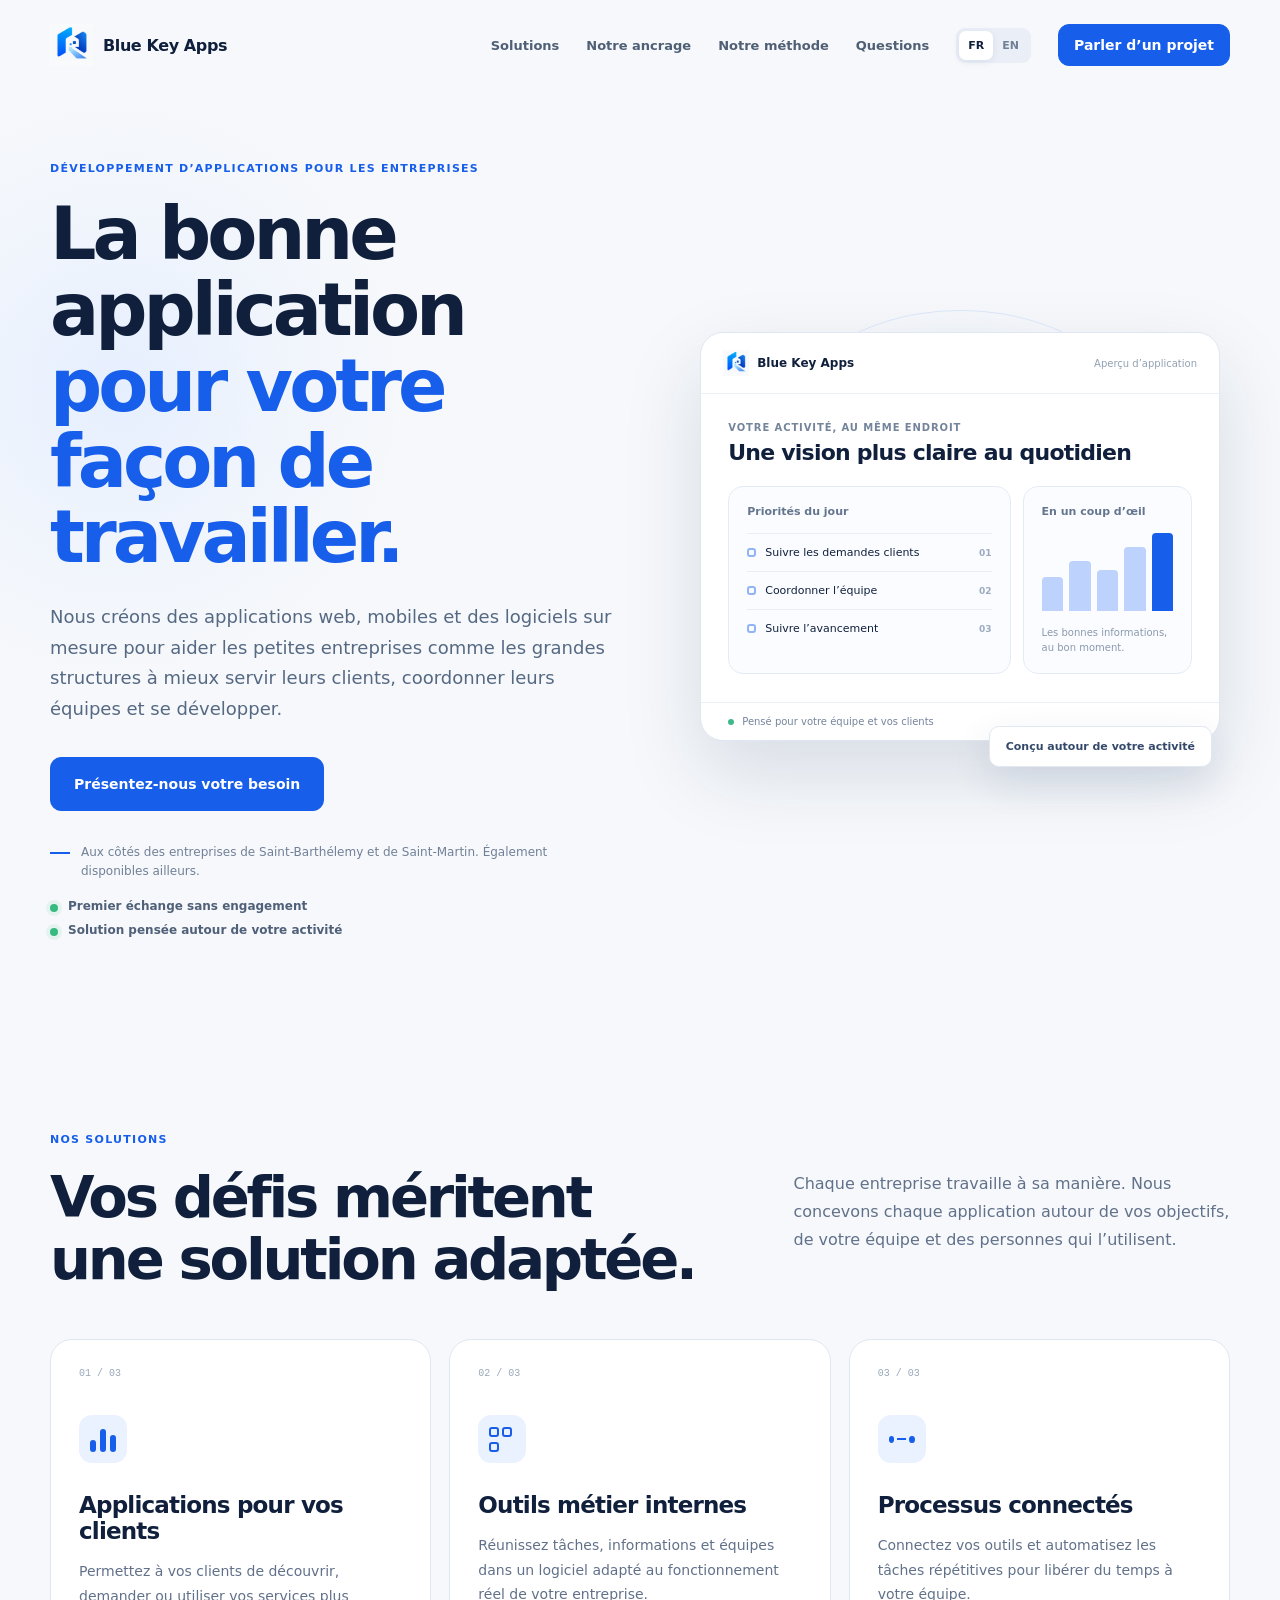
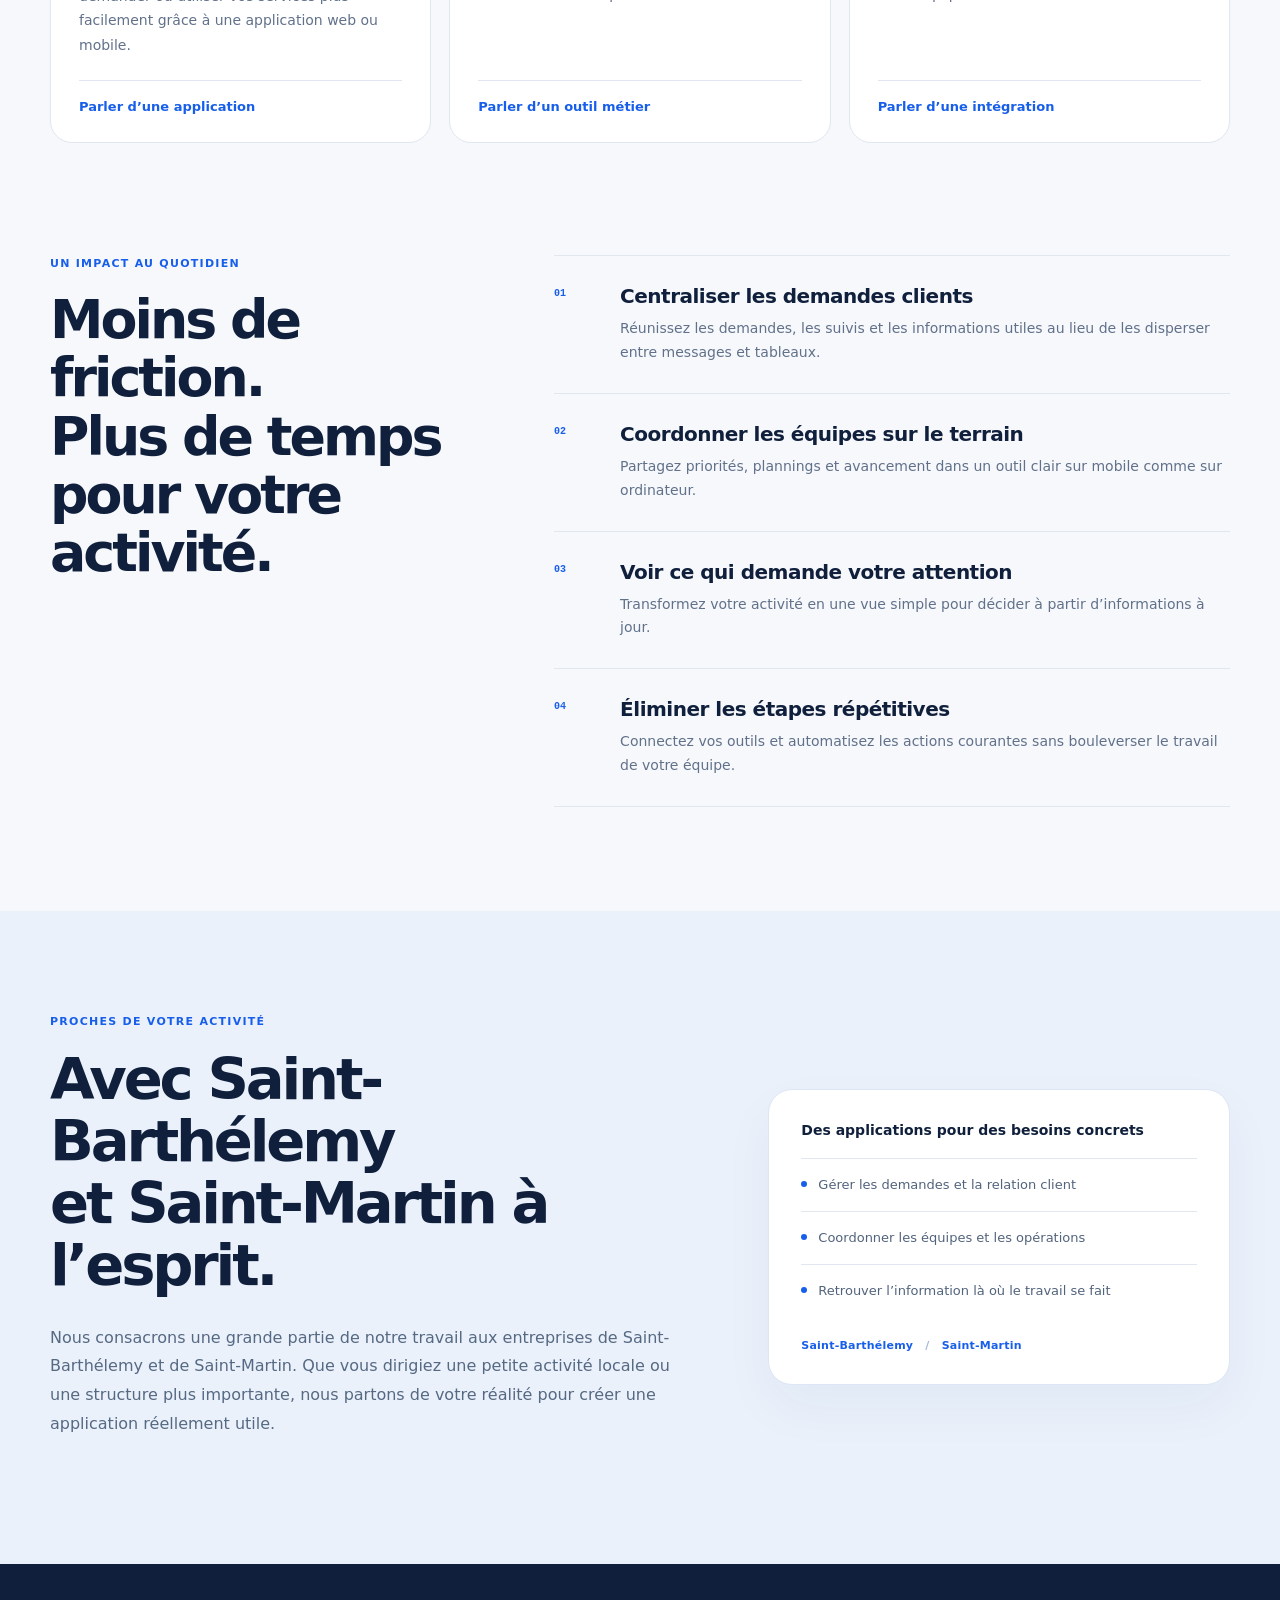
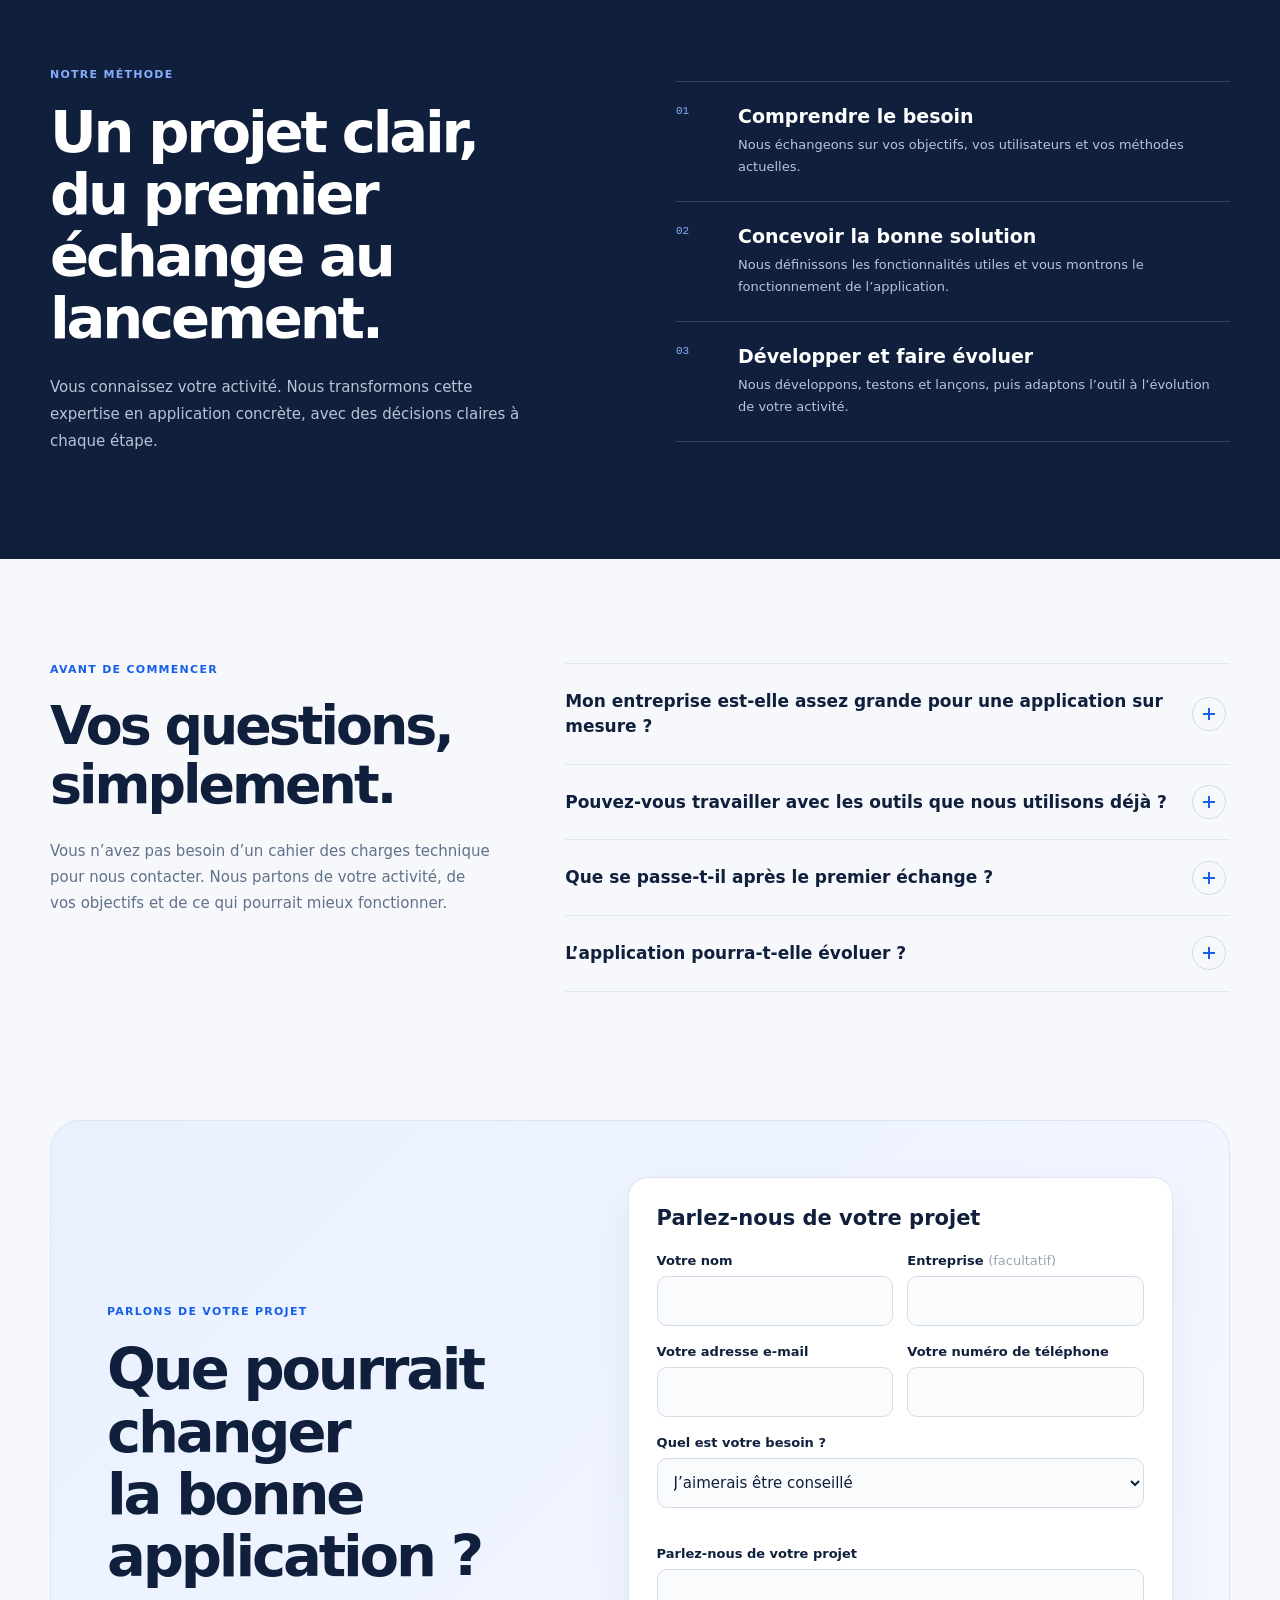
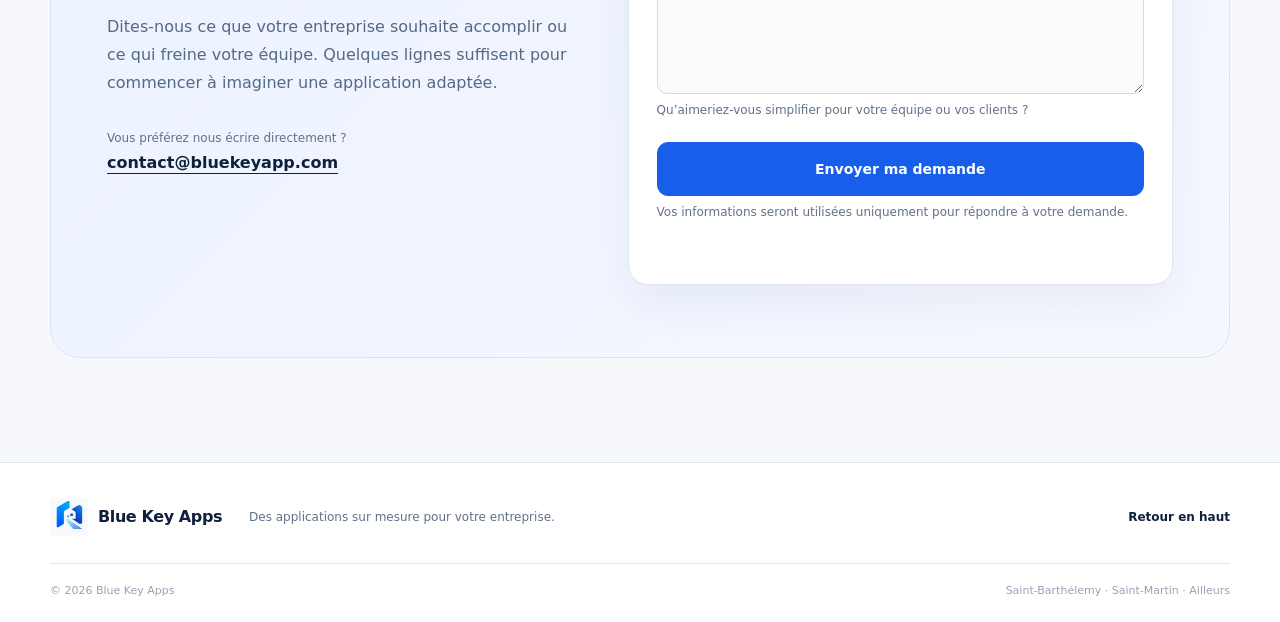
<file: index.html>
<html lang="fr" class="js"><head>
  <meta charset="utf-8">
  <meta name="viewport" content="width=device-width, initial-scale=1">
  <meta name="theme-color" content="#f6f8fb">
  <meta name="description" content="Blue Key Apps développe des applications sur mesure pour les petites et grandes entreprises, avec une attention particulière à Saint-Barthélemy et Saint-Martin.">
  <title>Applications sur mesure pour les entreprises</title>
  <link rel="canonical" href="https://bluekeyapp.com/">
  <link rel="icon" href="assets/blue-key-mark.png" type="image/png">
  <link rel="stylesheet" href="assets/styles.css">
  <meta property="og:type" content="website">
  <meta property="og:title" content="Applications sur mesure pour les entreprises">
  <meta property="og:description" content="Applications web, mobiles et logiciels métier sur mesure pour les entreprises de Saint-Barthélemy, de Saint-Martin et d’ailleurs.">
  <meta property="og:image" content="https://bluekeyapp.com/assets/blue-key-mark.png">
  <meta property="og:url" content="https://bluekeyapp.com/">
</head>
<body>
  <a class="skip-link" href="#main" data-en="Skip to content" data-fr="Aller au contenu">Aller au contenu</a>
  <header class="site-header" id="top">
    <div class="container header-inner">
      <a class="brand" href="./" aria-label="Blue Key Apps — Accueil" data-en-label="Blue Key Apps — Home" data-fr-label="Blue Key Apps — Accueil"><img src="assets/blue-key-mark.png" alt="" width="43" height="43"><span>Blue Key Apps</span></a>
      <nav id="navigation" aria-label="Navigation principale" data-en-label="Main navigation" data-fr-label="Navigation principale">
        <a href="#solutions" data-en="Solutions" data-fr="Solutions">Solutions</a>
        <a href="#territoires" data-en="Our focus" data-fr="Notre ancrage">Notre ancrage</a>
        <a href="#approche" data-en="How we work" data-fr="Notre méthode">Notre méthode</a>
        <a href="#questions" data-en="Questions" data-fr="Questions">Questions</a>
        <div class="languages" role="group" aria-label="Langue" data-en-label="Language" data-fr-label="Langue"><button type="button" data-lang="fr" aria-label="Français" aria-pressed="true">FR</button><button type="button" data-lang="en" aria-label="English" aria-pressed="false">EN</button></div>
        <a class="button button-small" href="#contact" data-en="Discuss a project" data-fr="Parler d’un projet">Parler d’un projet</a>
      </nav>
    </div>
  </header>

  <main id="main">
    <section class="hero container" aria-labelledby="hero-title">
      <div class="hero-copy">
        <p class="eyebrow" data-en="Custom software development for businesses" data-fr="Développement d’applications pour les entreprises">Développement d’applications pour les entreprises</p>
        <h1 id="hero-title"><span data-en="The right application" data-fr="La bonne application">La bonne application</span><br><span class="accent-text" data-en="for the way you work." data-fr="pour votre façon de travailler.">pour votre façon de travailler.</span></h1>
        <p class="hero-intro" data-en="We build web apps, mobile apps and custom software that help small businesses and larger organisations serve customers, coordinate teams and grow with confidence." data-fr="Nous créons des applications web, mobiles et des logiciels sur mesure pour aider les petites entreprises comme les grandes structures à mieux servir leurs clients, coordonner leurs équipes et se développer.">Nous créons des applications web, mobiles et des logiciels sur mesure pour aider les petites entreprises comme les grandes structures à mieux servir leurs clients, coordonner leurs équipes et se développer.</p>
        <div class="hero-actions"><a class="button" href="#contact" data-en="Tell us what you need" data-fr="Présentez-nous votre besoin">Présentez-nous votre besoin</a></div>
        <p class="hero-location"><span class="location-line" aria-hidden="true"></span><span data-en="Focused on businesses in Saint Barthélemy and Saint Martin. Available beyond the islands." data-fr="Aux côtés des entreprises de Saint-Barthélemy et de Saint-Martin. Également disponibles ailleurs.">Aux côtés des entreprises de Saint-Barthélemy et de Saint-Martin. Également disponibles ailleurs.</span></p>
        <ul class="hero-assurances" aria-label="Nos engagements" data-en-label="Our commitments" data-fr-label="Nos engagements"><li data-en="A first conversation with no commitment" data-fr="Premier échange sans engagement">Premier échange sans engagement</li><li data-en="A solution designed around your business" data-fr="Solution pensée autour de votre activité">Solution pensée autour de votre activité</li></ul>
      </div>
      <div class="hero-visual" aria-label="Exemple illustratif d’une application métier" data-en-label="Illustrative business application preview" data-fr-label="Exemple illustratif d’une application métier">
        <div class="visual-orbit" aria-hidden="true"></div>
        <div class="workspace-card">
          <div class="workspace-top"><div class="mini-brand"><img src="assets/blue-key-mark.png" alt=""><span>Blue Key Apps</span></div><span class="workspace-label" data-en="Application preview" data-fr="Aperçu d’application">Aperçu d’application</span></div>
          <div class="workspace-body">
            <div class="workspace-heading"><span class="workspace-kicker" data-en="Your business, in one place" data-fr="Votre activité, au même endroit">Votre activité, au même endroit</span><strong data-en="A clearer view of every day" data-fr="Une vision plus claire au quotidien">Une vision plus claire au quotidien</strong></div>
            <div class="workspace-grid">
              <div class="workspace-panel"><span class="panel-title" data-en="Today’s priorities" data-fr="Priorités du jour">Priorités du jour</span><div class="task-row"><i></i><span data-en="Follow up with customers" data-fr="Suivre les demandes clients">Suivre les demandes clients</span><b>01</b></div><div class="task-row"><i></i><span data-en="Coordinate the team" data-fr="Coordonner l’équipe">Coordonner l’équipe</span><b>02</b></div><div class="task-row"><i></i><span data-en="Track progress" data-fr="Suivre l’avancement">Suivre l’avancement</span><b>03</b></div></div>
              <div class="workspace-side"><span class="panel-title" data-en="At a glance" data-fr="En un coup d’œil">En un coup d’œil</span><div class="side-bars" aria-hidden="true"><span></span><span></span><span></span><span></span><span></span></div><span class="side-caption" data-en="The information you need, when you need it." data-fr="Les bonnes informations, au bon moment.">Les bonnes informations, au bon moment.</span></div>
            </div>
          </div>
          <div class="workspace-foot"><span class="foot-dot"></span><span data-en="Designed around your team and your customers" data-fr="Pensé pour votre équipe et vos clients">Pensé pour votre équipe et vos clients</span></div>
        </div>
        <div class="visual-note" data-en="Built around your business" data-fr="Conçu autour de votre activité">Conçu autour de votre activité</div>
      </div>
    </section>

    <section class="section container" id="solutions" aria-labelledby="solutions-title">
      <div class="section-heading"><div><p class="eyebrow" data-en="What we create" data-fr="Nos solutions">Nos solutions</p><h2 id="solutions-title"><span data-en="Your challenges deserve" data-fr="Vos défis méritent">Vos défis méritent</span><br><span data-en="a solution that fits." data-fr="une solution adaptée.">une solution adaptée.</span></h2></div><p data-en="No two companies operate the same way. We design each application around your goals, your team and the people who use it." data-fr="Chaque entreprise travaille à sa manière. Nous concevons chaque application autour de vos objectifs, de votre équipe et des personnes qui l’utilisent.">Chaque entreprise travaille à sa manière. Nous concevons chaque application autour de vos objectifs, de votre équipe et des personnes qui l’utilisent.</p></div>
      <div class="service-grid">
        <article class="service-card"><span class="service-number">01 / 03</span><div class="service-mark" aria-hidden="true"><span></span><span></span><span></span></div><h3 data-en="Customer-facing applications" data-fr="Applications pour vos clients">Applications pour vos clients</h3><p data-en="Give customers an easier way to discover, request or access your services through a web or mobile application." data-fr="Permettez à vos clients de découvrir, demander ou utiliser vos services plus facilement grâce à une application web ou mobile.">Permettez à vos clients de découvrir, demander ou utiliser vos services plus facilement grâce à une application web ou mobile.</p><a href="#contact" data-project="application" data-en="Discuss an application" data-fr="Parler d’une application">Parler d’une application</a></article>
        <article class="service-card"><span class="service-number">02 / 03</span><div class="service-mark mark-grid" aria-hidden="true"><span></span><span></span><span></span></div><h3 data-en="Internal business tools" data-fr="Outils métier internes">Outils métier internes</h3><p data-en="Bring tasks, information and teams together in software that matches how your company actually operates." data-fr="Réunissez tâches, informations et équipes dans un logiciel adapté au fonctionnement réel de votre entreprise.">Réunissez tâches, informations et équipes dans un logiciel adapté au fonctionnement réel de votre entreprise.</p><a href="#contact" data-project="software" data-en="Discuss a business tool" data-fr="Parler d’un outil métier">Parler d’un outil métier</a></article>
        <article class="service-card"><span class="service-number">03 / 03</span><div class="service-mark mark-flow" aria-hidden="true"><span></span><span></span><span></span></div><h3 data-en="Connected workflows" data-fr="Processus connectés">Processus connectés</h3><p data-en="Connect your existing tools and automate repetitive steps so your team can focus on more valuable work." data-fr="Connectez vos outils et automatisez les tâches répétitives pour libérer du temps à votre équipe.">Connectez vos outils et automatisez les tâches répétitives pour libérer du temps à votre équipe.</p><a href="#contact" data-project="automation" data-en="Discuss an integration" data-fr="Parler d’une intégration">Parler d’une intégration</a></article>
      </div>
    </section>

    <section class="use-cases container" aria-labelledby="use-cases-title">
      <div class="use-cases-heading"><p class="eyebrow" data-en="Everyday impact" data-fr="Un impact au quotidien">Un impact au quotidien</p><h2 id="use-cases-title"><span data-en="Less friction." data-fr="Moins de friction.">Moins de friction.</span><br><span data-en="More time for your business." data-fr="Plus de temps pour votre activité.">Plus de temps pour votre activité.</span></h2></div>
      <div class="use-case-list">
        <article><span>01</span><div><h3 data-en="Centralise customer requests" data-fr="Centraliser les demandes clients">Centraliser les demandes clients</h3><p data-en="Keep requests, follow-ups and useful information together instead of scattering them across messages and spreadsheets." data-fr="Réunissez les demandes, les suivis et les informations utiles au lieu de les disperser entre messages et tableaux.">Réunissez les demandes, les suivis et les informations utiles au lieu de les disperser entre messages et tableaux.</p></div></article>
        <article><span>02</span><div><h3 data-en="Coordinate teams in the field" data-fr="Coordonner les équipes sur le terrain">Coordonner les équipes sur le terrain</h3><p data-en="Share priorities, schedules and progress in a tool that remains clear on mobile and desktop." data-fr="Partagez priorités, plannings et avancement dans un outil clair sur mobile comme sur ordinateur.">Partagez priorités, plannings et avancement dans un outil clair sur mobile comme sur ordinateur.</p></div></article>
        <article><span>03</span><div><h3 data-en="See what needs attention" data-fr="Voir ce qui demande votre attention">Voir ce qui demande votre attention</h3><p data-en="Turn your activity into a simple overview so decisions are based on current information." data-fr="Transformez votre activité en une vue simple pour décider à partir d’informations à jour.">Transformez votre activité en une vue simple pour décider à partir d’informations à jour.</p></div></article>
        <article><span>04</span><div><h3 data-en="Remove repetitive steps" data-fr="Éliminer les étapes répétitives">Éliminer les étapes répétitives</h3><p data-en="Connect existing tools and automate routine actions without disrupting the way your team works." data-fr="Connectez vos outils et automatisez les actions courantes sans bouleverser le travail de votre équipe.">Connectez vos outils et automatisez les actions courantes sans bouleverser le travail de votre équipe.</p></div></article>
      </div>
    </section>

    <section class="region-section" id="territoires" aria-labelledby="region-title"><div class="container region-inner">
      <div class="region-copy"><p class="eyebrow" data-en="Close to your business" data-fr="Proches de votre activité">Proches de votre activité</p><h2 id="region-title"><span data-en="Built with Saint Barth" data-fr="Avec Saint-Barthélemy">Avec Saint-Barthélemy</span><br><span data-en="and Saint Martin in mind." data-fr="et Saint-Martin à l’esprit.">et Saint-Martin à l’esprit.</span></h2><p data-en="We focus much of our work on companies in Saint Barthélemy and Saint Martin. Whether you run a small local business or a larger operation, we start by understanding how you work and where an application can make a real difference." data-fr="Nous consacrons une grande partie de notre travail aux entreprises de Saint-Barthélemy et de Saint-Martin. Que vous dirigiez une petite activité locale ou une structure plus importante, nous partons de votre réalité pour créer une application réellement utile.">Nous consacrons une grande partie de notre travail aux entreprises de Saint-Barthélemy et de Saint-Martin. Que vous dirigiez une petite activité locale ou une structure plus importante, nous partons de votre réalité pour créer une application réellement utile.</p></div>
      <div class="region-detail"><p data-en="Applications for real operational needs" data-fr="Des applications pour des besoins concrets">Des applications pour des besoins concrets</p><ul><li data-en="Manage requests and customer relationships" data-fr="Gérer les demandes et la relation client">Gérer les demandes et la relation client</li><li data-en="Coordinate teams and day-to-day operations" data-fr="Coordonner les équipes et les opérations">Coordonner les équipes et les opérations</li><li data-en="Make information accessible wherever work happens" data-fr="Retrouver l’information là où le travail se fait">Retrouver l’information là où le travail se fait</li></ul><span class="region-names">Saint-Barthélemy <span aria-hidden="true">/</span> Saint-Martin</span></div>
    </div></section>

    <section class="approach" id="approche" aria-labelledby="approach-title"><div class="container approach-inner"><div class="approach-copy"><p class="eyebrow" data-en="How we work" data-fr="Notre méthode">Notre méthode</p><h2 id="approach-title"><span data-en="A clear path from" data-fr="Un projet clair,">Un projet clair,</span><br><span data-en="first conversation to launch." data-fr="du premier échange au lancement.">du premier échange au lancement.</span></h2><p data-en="You bring the business knowledge. We turn it into a practical application, with clear decisions at each stage." data-fr="Vous connaissez votre activité. Nous transformons cette expertise en application concrète, avec des décisions claires à chaque étape.">Vous connaissez votre activité. Nous transformons cette expertise en application concrète, avec des décisions claires à chaque étape.</p></div><ol class="process-list"><li><span>01</span><div><h3 data-en="Understand the need" data-fr="Comprendre le besoin">Comprendre le besoin</h3><p data-en="We discuss your goals, users and current ways of working." data-fr="Nous échangeons sur vos objectifs, vos utilisateurs et vos méthodes actuelles.">Nous échangeons sur vos objectifs, vos utilisateurs et vos méthodes actuelles.</p></div></li><li><span>02</span><div><h3 data-en="Design the right solution" data-fr="Concevoir la bonne solution">Concevoir la bonne solution</h3><p data-en="We define the useful features and show you how the application will work." data-fr="Nous définissons les fonctionnalités utiles et vous montrons le fonctionnement de l’application.">Nous définissons les fonctionnalités utiles et vous montrons le fonctionnement de l’application.</p></div></li><li><span>03</span><div><h3 data-en="Build and improve" data-fr="Développer et faire évoluer">Développer et faire évoluer</h3><p data-en="We build, test and launch, then adapt as your business evolves." data-fr="Nous développons, testons et lançons, puis adaptons l’outil à l’évolution de votre activité.">Nous développons, testons et lançons, puis adaptons l’outil à l’évolution de votre activité.</p></div></li></ol></div></section>

    <section class="faq-section container" id="questions" aria-labelledby="faq-title">
      <div class="faq-heading"><p class="eyebrow" data-en="Before we get started" data-fr="Avant de commencer">Avant de commencer</p><h2 id="faq-title" data-en="Your questions, answered clearly." data-fr="Vos questions, simplement.">Vos questions, simplement.</h2><p data-en="You do not need a technical specification to contact us. We start with your business, your goals and what could work better." data-fr="Vous n’avez pas besoin d’un cahier des charges technique pour nous contacter. Nous partons de votre activité, de vos objectifs et de ce qui pourrait mieux fonctionner.">Vous n’avez pas besoin d’un cahier des charges technique pour nous contacter. Nous partons de votre activité, de vos objectifs et de ce qui pourrait mieux fonctionner.</p></div>
      <div class="faq-list">
        <details><summary data-en="Is my company large enough for a custom application?" data-fr="Mon entreprise est-elle assez grande pour une application sur mesure ?">Mon entreprise est-elle assez grande pour une application sur mesure ?</summary><p data-en="Yes. A useful application can solve one focused problem for a small team or support a broader operation. We scale the project to the real need." data-fr="Oui. Une application utile peut résoudre un problème précis pour une petite équipe ou accompagner une organisation plus large. Nous adaptons le projet au besoin réel.">Oui. Une application utile peut résoudre un problème précis pour une petite équipe ou accompagner une organisation plus large. Nous adaptons le projet au besoin réel.</p></details>
        <details><summary data-en="Can you work with the tools we already use?" data-fr="Pouvez-vous travailler avec les outils que nous utilisons déjà ?">Pouvez-vous travailler avec les outils que nous utilisons déjà ?</summary><p data-en="Often, yes. We first identify what should remain, what can be connected and what would benefit from a simpler custom interface." data-fr="Souvent, oui. Nous identifions d’abord ce qui doit rester, ce qui peut être connecté et ce qui gagnerait à être simplifié dans une interface sur mesure.">Souvent, oui. Nous identifions d’abord ce qui doit rester, ce qui peut être connecté et ce qui gagnerait à être simplifié dans une interface sur mesure.</p></details>
        <details><summary data-en="What happens after the first conversation?" data-fr="Que se passe-t-il après le premier échange ?">Que se passe-t-il après le premier échange ?</summary><p data-en="We clarify the objective, the people who will use the application and the essential first version. You receive a clear direction before development begins." data-fr="Nous clarifions l’objectif, les personnes qui utiliseront l’application et l’essentiel de la première version. Vous disposez d’une direction claire avant le développement.">Nous clarifions l’objectif, les personnes qui utiliseront l’application et l’essentiel de la première version. Vous disposez d’une direction claire avant le développement.</p></details>
        <details><summary data-en="Will the application be able to evolve?" data-fr="L’application pourra-t-elle évoluer ?">L’application pourra-t-elle évoluer ?</summary><p data-en="Yes. We design a solid first version, then improve it as your team, priorities and business evolve." data-fr="Oui. Nous concevons une première version solide, puis nous la faisons évoluer avec votre équipe, vos priorités et votre activité.">Oui. Nous concevons une première version solide, puis nous la faisons évoluer avec votre équipe, vos priorités et votre activité.</p></details>
      </div>
    </section>

    <section class="contact-section container" id="contact" aria-labelledby="contact-title"><div class="contact-panel">
      <div class="contact-copy"><p class="eyebrow" data-en="Let’s talk about your project" data-fr="Parlons de votre projet">Parlons de votre projet</p><h2 id="contact-title"><span data-en="What could the right" data-fr="Que pourrait changer">Que pourrait changer</span><br><span data-en="application change for you?" data-fr="la bonne application ?">la bonne application ?</span></h2><p data-en="Tell us what your company wants to achieve or what slows your team down. A few lines are enough to start a conversation about an application built for you." data-fr="Dites-nous ce que votre entreprise souhaite accomplir ou ce qui freine votre équipe. Quelques lignes suffisent pour commencer à imaginer une application adaptée.">Dites-nous ce que votre entreprise souhaite accomplir ou ce qui freine votre équipe. Quelques lignes suffisent pour commencer à imaginer une application adaptée.</p><div class="contact-direct"><span data-en="Prefer to write directly?" data-fr="Vous préférez nous écrire directement ?">Vous préférez nous écrire directement ?</span><a class="email-link" href="mailto:contact@bluekeyapp.com">contact@bluekeyapp.com</a></div></div>
      <form class="project-composer" id="contact-form" action="https://formspree.io/f/myeznvdq" method="POST"><h3 data-en="Tell us about your project" data-fr="Parlez-nous de votre projet">Parlez-nous de votre projet</h3><input type="hidden" name="_subject"><div class="form-fields"><div><label for="contact-name" data-en="Your name" data-fr="Votre nom">Votre nom</label><input id="contact-name" name="name" type="text" autocomplete="name" required=""></div><div><label for="contact-company"><span data-en="Company" data-fr="Entreprise">Entreprise</span> <span class="optional-label" data-en="(optional)" data-fr="(facultatif)">(facultatif)</span></label><input id="contact-company" name="company" type="text" autocomplete="organization"></div><div><label for="contact-email" data-en="Your email address" data-fr="Votre adresse e-mail">Votre adresse e-mail</label><input id="contact-email" name="email" type="email" autocomplete="email" required=""></div><div><label for="contact-phone" data-en="Your phone number" data-fr="Votre numéro de téléphone">Votre numéro de téléphone</label><input id="contact-phone" name="phone" type="tel" autocomplete="tel" required=""></div><div class="form-row-full"><label for="project-type" data-en="What would you like to build?" data-fr="Quel est votre besoin ?">Quel est votre besoin ?</label><select id="project-type" name="project_type"><option value="unsure" data-en="I would like some guidance" data-fr="J’aimerais être conseillé">J’aimerais être conseillé</option><option value="application" data-en="A web or mobile application" data-fr="Une application web ou mobile">Une application web ou mobile</option><option value="software" data-en="Custom business software" data-fr="Un logiciel métier sur mesure">Un logiciel métier sur mesure</option><option value="automation" data-en="An integration or automation" data-fr="Une intégration ou automatisation">Une intégration ou automatisation</option></select></div><div class="form-row-full"><label for="project-message" data-en="Tell us about your project" data-fr="Parlez-nous de votre projet">Parlez-nous de votre projet</label><textarea id="project-message" name="message" rows="5" maxlength="1200" required="" aria-describedby="project-hint"></textarea><p class="field-hint" id="project-hint" data-en="What would you like to make easier for your team or customers?" data-fr="Qu’aimeriez-vous simplifier pour votre équipe ou vos clients ?">Qu’aimeriez-vous simplifier pour votre équipe ou vos clients ?</p></div></div><button class="button" type="submit" data-en="Send my request" data-fr="Envoyer ma demande">Envoyer ma demande</button><p class="composer-note" data-en="Your details will only be used to respond to your request." data-fr="Vos informations seront utilisées uniquement pour répondre à votre demande.">Vos informations seront utilisées uniquement pour répondre à votre demande.</p><p class="contact-status" id="contact-status" role="status" aria-live="polite"></p></form>
    </div></section>
  </main>
  <footer class="site-footer"><div class="container footer-inner"><a class="brand" href="#top" aria-label="Blue Key Apps — Accueil" data-en-label="Blue Key Apps — Home" data-fr-label="Blue Key Apps — Accueil"><img src="assets/blue-key-mark.png" alt="" width="38" height="38"><span>Blue Key Apps</span></a><p data-en="Custom applications for the way your business works." data-fr="Des applications sur mesure pour votre entreprise.">Des applications sur mesure pour votre entreprise.</p><a class="back-top" href="#top" data-en="Back to top" data-fr="Retour en haut">Retour en haut</a></div><div class="container footer-bottom"><span>© <span id="year">2026</span> Blue Key Apps</span><span data-en="Saint Barthélemy · Saint Martin · Beyond" data-fr="Saint-Barthélemy · Saint-Martin · Ailleurs">Saint-Barthélemy · Saint-Martin · Ailleurs</span></div></footer>
  <script src="assets/site.js"></script>


</body><div id="codex-browser-sidebar-comments-root" style="position: fixed; inset: 0px; pointer-events: none; z-index: 2147483647;"></div></html>
</file>
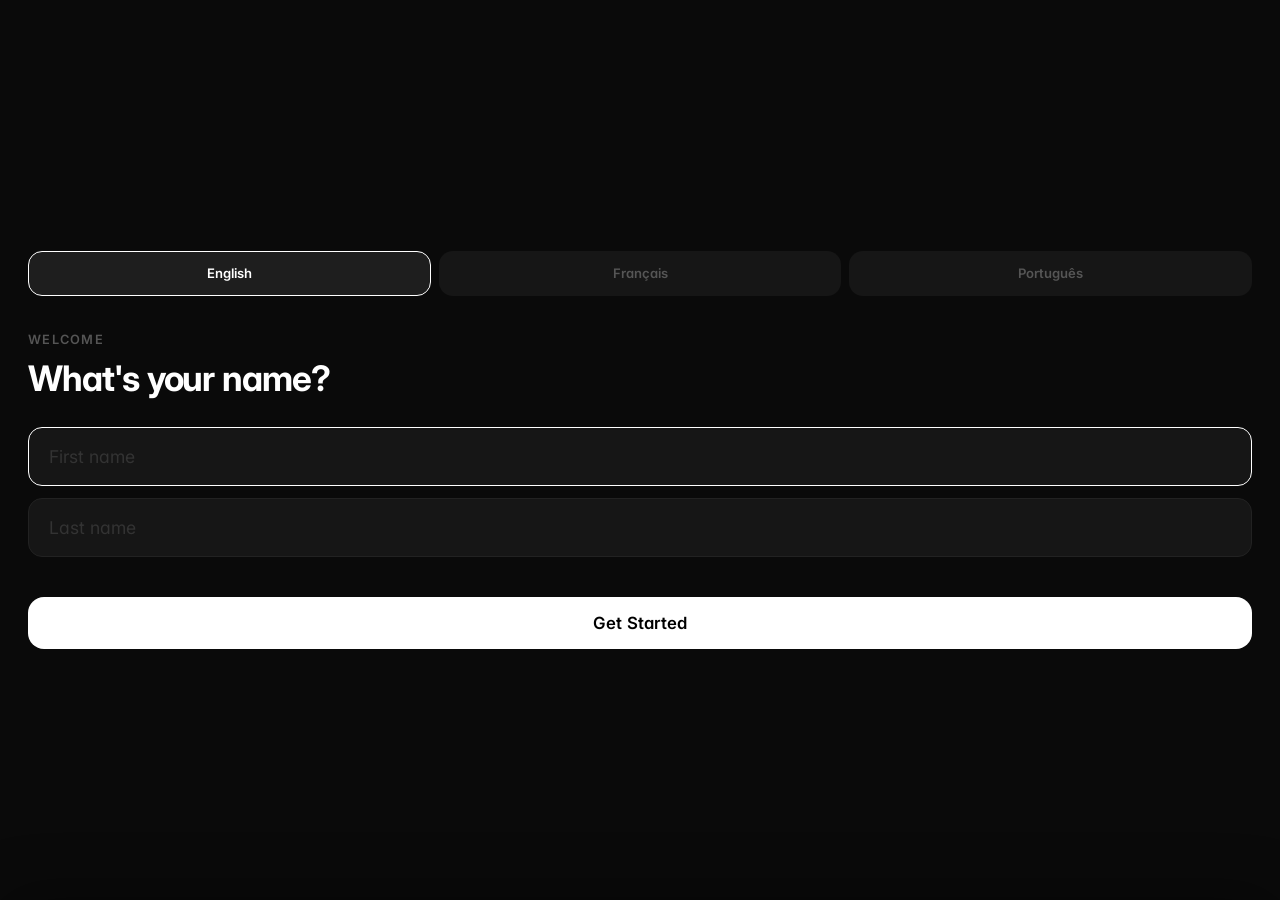
<file: overtime/index.html>
<!DOCTYPE html>
<html lang="en">
<head>
  <meta charset="UTF-8">
  <meta name="viewport" content="width=device-width, initial-scale=1.0, viewport-fit=cover">
  <meta name="apple-mobile-web-app-capable" content="yes">
  <meta name="apple-mobile-web-app-status-bar-style" content="black">
  <meta name="theme-color" content="#0a0a0a">
  <meta name="description" content="Suivez vos heures supplémentaires et partagez un rapport clair.">
  <title>Heures supplémentaires</title>
  <link rel="manifest" href="./manifest.webmanifest?v=20260924a">
  <link rel="icon" href="./assets/icon.svg" type="image/svg+xml">
  <link rel="apple-touch-icon" href="./assets/icon.svg">
  <link rel="preconnect" href="https://fonts.googleapis.com">
  <link rel="preconnect" href="https://fonts.gstatic.com" crossorigin>
  <link href="https://fonts.googleapis.com/css2?family=Inter:wght@400;500;600;700&display=swap" rel="stylesheet">
  <link rel="stylesheet" href="./styles/app.css?v=20260924a">
</head>
<body>
  <svg style="display:none">
    <symbol id="ico-back" viewBox="0 0 10 18" fill="none" stroke="currentColor" stroke-width="2.2" stroke-linecap="round" stroke-linejoin="round">
      <polyline points="9,1 1,9 9,17"></polyline>
    </symbol>
  </svg>

  <div class="slider" id="slider">
    <section class="screen" id="screen-home" aria-label="Home">
      <div class="home-header">
        <h1 data-i18n="overtime"></h1>
        <div class="home-total" id="homeTotal">0h</div>
        <div class="home-period" id="homePeriod"></div>
      </div>
      <div class="home-name-row">
        <div class="home-name-main">
          <span class="home-name-text" id="homeNameText"></span>
          <button class="edit-name-btn" id="editNameButton" type="button" data-i18n-title="edit_name" data-i18n-aria-label="edit_name">
            <svg width="13" height="13" viewBox="0 0 16 16" fill="none" stroke="currentColor" stroke-width="2.2" stroke-linecap="round" stroke-linejoin="round" aria-hidden="true">
              <path d="M11.5 2.5a2.121 2.121 0 0 1 3 3L5 15H1v-4L11.5 2.5z"></path>
            </svg>
          </button>
        </div>
        <button class="manage-entries-btn" id="manageEntriesButton" type="button" data-i18n-title="edit_entry" data-i18n-aria-label="edit_entry">
          <svg viewBox="0 0 18 18" aria-hidden="true">
            <path d="M3 5h12M3 9h12M3 13h12"></path>
          </svg>
        </button>
      </div>
      <div class="month-filter-wrap" id="monthFilterWrap" hidden>
        <div class="month-filter-label" data-i18n="month_filter"></div>
        <div class="month-filter" id="monthFilter"></div>
      </div>
      <div class="entries-scroll" id="entriesScroll"></div>
      <div class="action-dock">
        <button class="dock-btn dock-btn-primary" id="startFlowButton" type="button">
          <span class="dock-icon" aria-hidden="true">
            <svg width="18" height="18" viewBox="0 0 16 16" fill="none" stroke="currentColor" stroke-width="2.3" stroke-linecap="round">
              <line x1="8" y1="2" x2="8" y2="14"></line>
              <line x1="2" y1="8" x2="14" y2="8"></line>
            </svg>
          </span>
          <span class="dock-label" data-i18n="new_entry"></span>
        </button>
        <button class="dock-btn" id="openSendButton" type="button">
          <span class="dock-icon" aria-hidden="true">
            <svg width="18" height="18" viewBox="0 0 16 16" fill="none" stroke="currentColor" stroke-width="1.9" stroke-linecap="round" stroke-linejoin="round">
              <path d="M14 2 7 9"></path>
              <path d="M14 2 9.5 14l-2.5-5-5-2.5L14 2Z"></path>
            </svg>
          </span>
          <span class="dock-label" data-i18n="send_report"></span>
        </button>
      </div>
    </section>

    <section class="screen" id="screen-date" aria-label="Date">
      <div class="topbar">
        <button class="back-btn" id="backFromDateButton" type="button">
          <svg aria-hidden="true"><use href="#ico-back"></use></svg>
          <span data-i18n="back"></span>
        </button>
        <span class="topbar-title" data-i18n="new_entry"></span>
        <span></span>
      </div>
      <div class="step-dots"><div class="dot active"></div><div class="dot"></div><div class="dot"></div></div>
      <div class="content">
        <div class="screen-label" data-i18n="step1"></div>
        <div class="screen-question" data-i18n="q_date"></div>
        <input type="date" class="field big-input" id="inputDate">
        <button class="cta-btn" id="continueFromDateButton" type="button" data-i18n="continue"></button>
      </div>
    </section>

    <section class="screen" id="screen-hours" aria-label="Hours">
      <div class="topbar">
        <button class="back-btn" id="backFromHoursButton" type="button">
          <svg aria-hidden="true"><use href="#ico-back"></use></svg>
          <span data-i18n="back"></span>
        </button>
        <span class="topbar-title" data-i18n="new_entry"></span>
        <span></span>
      </div>
      <div class="step-dots"><div class="dot done"></div><div class="dot active"></div><div class="dot"></div></div>
      <div class="content">
        <div class="screen-label" data-i18n="step2"></div>
        <div class="screen-question" data-i18n="q_hours"></div>
        <div class="picker-label" data-i18n="lbl_hours"></div>
        <div class="stepper">
          <button class="step-btn" id="decreaseHoursButton" type="button" aria-label="Decrease hours">-</button>
          <div class="step-value" id="dispHours">0</div>
          <button class="step-btn" id="increaseHoursButton" type="button" aria-label="Increase hours">+</button>
        </div>
        <div class="picker-label mt-24" data-i18n="lbl_minutes"></div>
        <div class="seg-control">
          <button class="seg-btn active" type="button" data-minutes="0">00</button>
          <button class="seg-btn" type="button" data-minutes="15">15</button>
          <button class="seg-btn" type="button" data-minutes="30">30</button>
          <button class="seg-btn" type="button" data-minutes="45">45</button>
        </div>
        <div class="time-preview" id="timePreview">0h</div>
        <button class="cta-btn" id="continueFromHoursButton" type="button" data-i18n="continue"></button>
      </div>
    </section>

    <section class="screen" id="screen-note" aria-label="Note">
      <div class="topbar">
        <button class="back-btn" id="backFromNoteButton" type="button">
          <svg aria-hidden="true"><use href="#ico-back"></use></svg>
          <span data-i18n="back"></span>
        </button>
        <span class="topbar-title" data-i18n="new_entry"></span>
        <button class="topbar-action" id="skipNoteButton" type="button" data-i18n="skip"></button>
      </div>
      <div class="step-dots"><div class="dot done"></div><div class="dot done"></div><div class="dot active"></div></div>
      <div class="content">
        <div class="screen-label" data-i18n="step3"></div>
        <div class="screen-question" data-i18n="q_notes"></div>
        <textarea class="field note-input" id="inputNote" rows="4" data-i18n-placeholder="note_placeholder"></textarea>
        <button class="cta-btn" id="continueFromNoteButton" type="button" data-i18n="continue"></button>
      </div>
    </section>

    <section class="screen" id="screen-confirm" aria-label="Confirm">
      <div class="topbar">
        <button class="back-btn" id="backFromConfirmButton" type="button">
          <svg aria-hidden="true"><use href="#ico-back"></use></svg>
          <span data-i18n="back"></span>
        </button>
        <span class="topbar-title" data-i18n="confirm_title"></span>
        <span></span>
      </div>
      <div class="content">
        <div class="screen-question" data-i18n="looks_good"></div>
        <div class="confirm-card">
          <div class="confirm-row">
            <span class="lbl" data-i18n="lbl_date"></span>
            <span class="val" id="confirmDate">-</span>
          </div>
          <div class="confirm-row">
            <span class="lbl" data-i18n="lbl_hours"></span>
            <span class="val" id="confirmHours">-</span>
          </div>
          <div class="confirm-row" id="confirmNoteRow">
            <span class="lbl" data-i18n="lbl_note"></span>
            <span class="val" id="confirmNote">-</span>
          </div>
        </div>
        <button class="cta-btn" id="saveEntryButton" type="button" data-i18n="add_entry"></button>
        <button class="cta-btn cta-btn-secondary" id="cancelEntryButton" type="button" data-i18n="cancel"></button>
      </div>
    </section>
  </div>

  <div class="sheet-backdrop" id="sheetBackdrop" aria-hidden="true"></div>
  <section class="sheet" id="sendSheet" role="dialog" aria-modal="true" aria-hidden="true" aria-labelledby="sendSheetTitle">
    <div class="sheet-handle" aria-hidden="true"></div>
    <div class="sheet-header">
      <div>
        <div class="sheet-kicker" data-i18n="report_title"></div>
        <div class="sheet-title" id="sendSheetTitle" data-i18n="send_to_employer"></div>
      </div>
      <button class="sheet-close" id="closeSendButton" type="button" data-i18n-aria-label="back">
        <svg width="16" height="16" viewBox="0 0 16 16" fill="none" stroke="currentColor" stroke-width="2" stroke-linecap="round" aria-hidden="true">
          <line x1="3" y1="3" x2="13" y2="13"></line>
          <line x1="13" y1="3" x2="3" y2="13"></line>
        </svg>
      </button>
    </div>
    <div class="report-box" id="reportBox"></div>
    <div class="send-actions">
      <button class="send-btn send-copy" id="copyReportButton" type="button" data-i18n="copy_report"></button>
      <button class="send-btn send-whatsapp" id="whatsappReportButton" type="button" data-i18n="whatsapp"></button>
    </div>
  </section>

  <div class="name-overlay" id="nameOverlay" role="dialog" aria-modal="true">
    <div class="lang-selector">
      <button class="lang-btn" type="button" data-lang="en">English</button>
      <button class="lang-btn" type="button" data-lang="fr">Français</button>
      <button class="lang-btn" type="button" data-lang="pt">Português</button>
    </div>
    <div class="welcome-label" data-i18n="welcome"></div>
    <div class="welcome-title" data-i18n="whats_your_name"></div>
    <div class="name-fields">
      <input type="text" id="firstName" maxlength="40" autocomplete="given-name" data-i18n-placeholder="first_name">
      <input type="text" id="lastName" maxlength="40" autocomplete="family-name" data-i18n-placeholder="last_name">
    </div>
    <button class="cta-btn" id="submitNameButton" type="button" data-i18n="get_started"></button>
  </div>

  <div class="toast" id="toast" role="status" aria-live="polite"></div>

  <script type="module" src="./src/app.js?v=20260924a"></script>
</body>
</html>
</file>
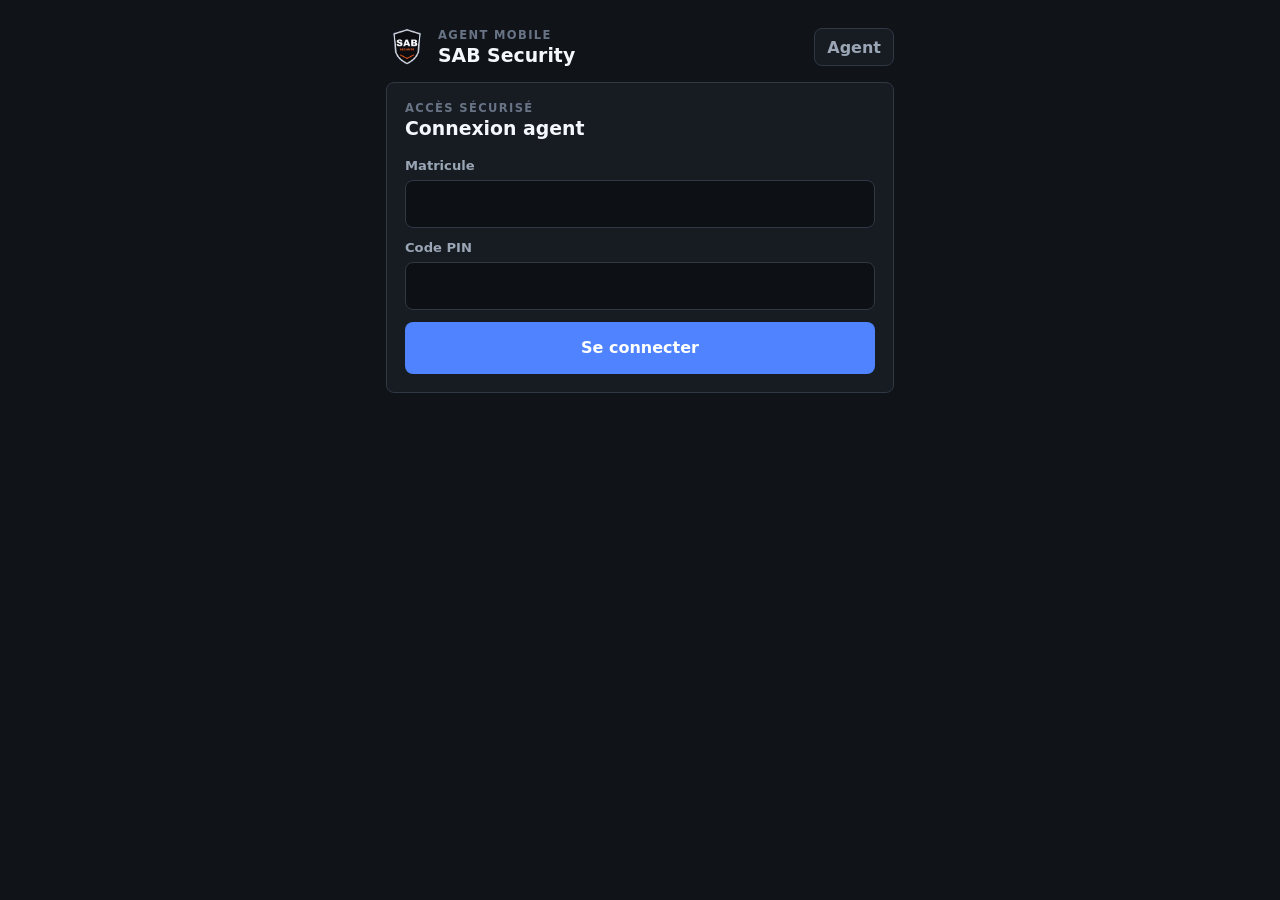
<file: sabsecurity/index.html>
<!doctype html>
<html lang="fr"><meta charset="utf-8"><title>SAB Security</title>
<script>location.replace("./agent/" + location.search + location.hash);</script>
<p><a href="./agent/">Ouvrir SAB Security</a></p></html>
</file>
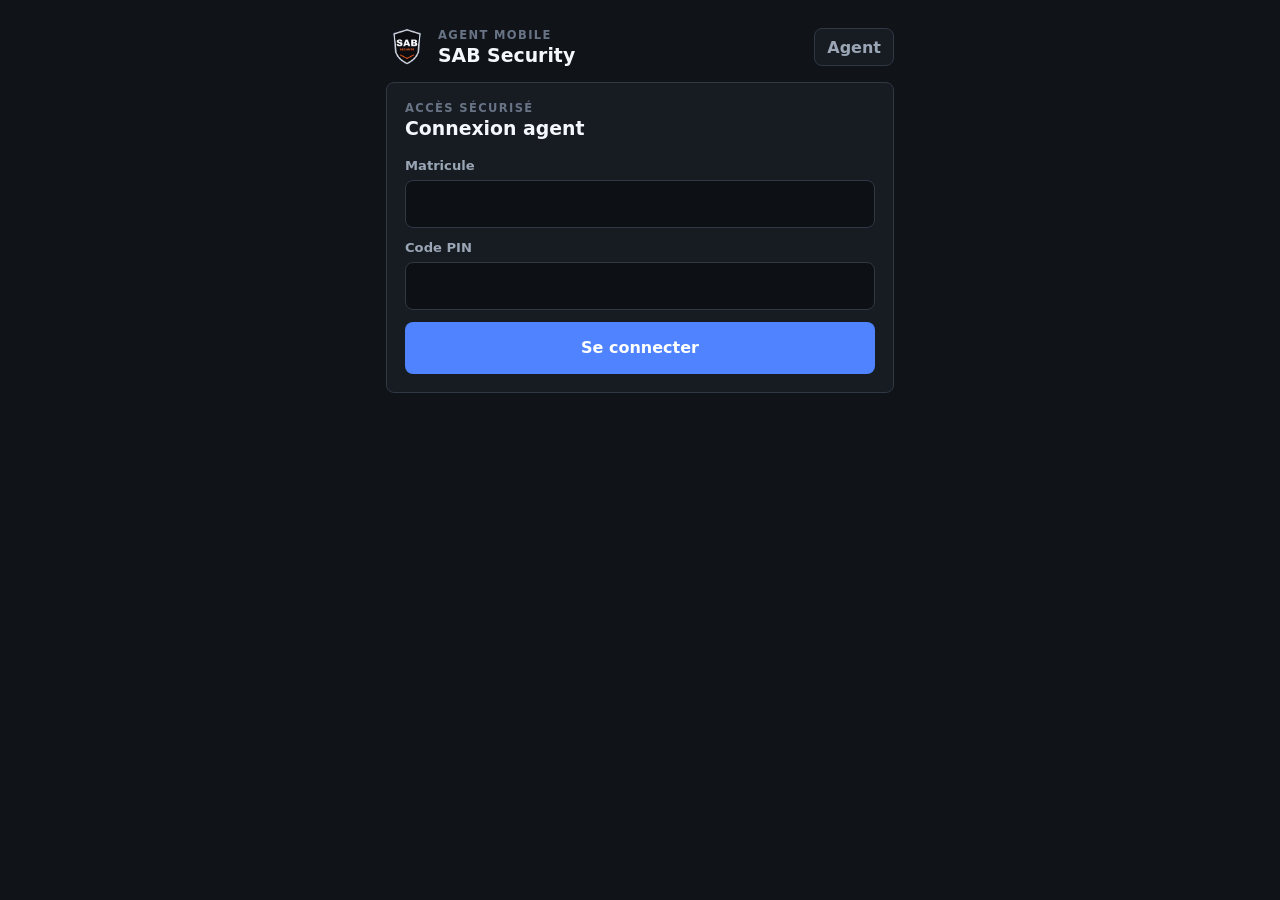
<file: sabsecurity/agent/index.html>
<!doctype html>
<html lang="fr">
<head>
  <base href="../">
  <meta charset="utf-8">
  <meta name="viewport" content="width=device-width, initial-scale=1, minimum-scale=1, maximum-scale=1, user-scalable=no, viewport-fit=cover">
  <meta name="theme-color" content="#101318">
  <meta name="description" content="Application mobile de contrôle de tournées QR pour SAB Security.">
  <title>SAB Security - Agent</title>
  <link rel="manifest" href="./manifest.webmanifest">
  <link rel="icon" href="./assets/sab-securite-logo-clean.png" type="image/png">
  <link rel="apple-touch-icon" href="./assets/sab-securite-logo-clean.png">
  <link rel="stylesheet" href="./styles/app.css?v=41">
</head>
<body>
  <div class="app-shell">
    <header class="top-shell">
      <div class="brand-lockup">
        <img class="brand-mark" src="./assets/sab-securite-logo-clean.png" width="42" height="42" alt="">
        <div>
          <p class="eyebrow">Agent mobile</p>
          <h1>SAB Security</h1>
        </div>
      </div>
      <button class="icon-text-button" id="switchAgentButton" type="button" hidden>Agent</button>
    </header>

    <main class="main-view" id="mainView"></main>
  </div>

  <section class="sheet scanner-sheet" id="scannerSheet" aria-hidden="true" aria-labelledby="scannerTitle">
    <div class="sheet-panel" role="dialog" aria-modal="true">
      <div class="sheet-header">
        <div>
          <p class="eyebrow">Scan</p>
          <h2 id="scannerTitle">QR code</h2>
        </div>
        <button class="close-button" id="closeScannerButton" type="button" aria-label="Fermer">×</button>
      </div>

      <div class="camera-frame">
        <video id="scannerVideo" playsinline muted></video>
        <div class="scan-reticle" aria-hidden="true"></div>
        <p class="camera-state" id="cameraState">Caméra inactive</p>
      </div>

      <div class="scanner-actions">
        <button class="primary-button" id="startCameraButton" type="button">Activer la caméra</button>
      </div>
    </div>
  </section>

  <section class="sheet" id="cancelSheet" aria-hidden="true" aria-labelledby="cancelTitle">
    <div class="sheet-panel" role="dialog" aria-modal="true">
      <div class="sheet-header">
        <div>
          <p class="eyebrow">Annulation</p>
          <h2 id="cancelTitle">Tournée en cours</h2>
        </div>
        <button class="close-button" id="closeCancelButton" type="button" aria-label="Fermer">×</button>
      </div>

      <div class="reason-grid">
        <button type="button" data-reason="Incident">Incident</button>
        <button type="button" data-reason="Urgence">Urgence</button>
        <button type="button" data-reason="QR code inaccessible">QR code inaccessible</button>
      </div>

      <label class="reason-note" for="cancelReason">Motif</label>
      <textarea id="cancelReason" rows="3" maxlength="180"></textarea>
      <button class="danger-button" id="confirmCancelButton" type="button">Annuler la tournée</button>
    </div>
  </section>

  <section class="sheet" id="incidentSheet" aria-hidden="true" aria-labelledby="incidentTitle">
    <div class="sheet-panel" role="dialog" aria-modal="true">
      <div class="sheet-header">
        <div>
          <p class="eyebrow">Signalement</p>
          <h2 id="incidentTitle">Ajouter un incident</h2>
        </div>
        <button class="close-button" id="closeIncidentButton" type="button" aria-label="Fermer">×</button>
      </div>
      <form class="field-stack" id="incidentForm">
        <div class="incident-categories" role="group" aria-label="Catégorie de l'incident">
          <button type="button" data-incident-category="Incident">Incident</button>
          <button type="button" data-incident-category="Urgence">Urgence</button>
          <button type="button" data-incident-category="Matériel">Matériel</button>
          <button type="button" data-incident-category="Accès impossible">Accès impossible</button>
        </div>
        <label>
          Description
          <textarea id="incidentNote" rows="4" maxlength="500" placeholder="Décrivez brièvement la situation" data-keyboard-field required></textarea>
        </label>
        <label>
          Photo facultative
          <input id="incidentPhoto" type="file" accept="image/*" capture="environment">
        </label>
        <p class="form-help">L'heure et la position GPS seront ajoutées automatiquement.</p>
        <button class="danger-button" type="submit">Enregistrer le signalement</button>
      </form>
    </div>
  </section>

  <div class="toast" id="toast" role="status" aria-live="polite"></div>

  <script type="module" src="./src/app.js?v=42"></script>
</body>
</html>
</file>
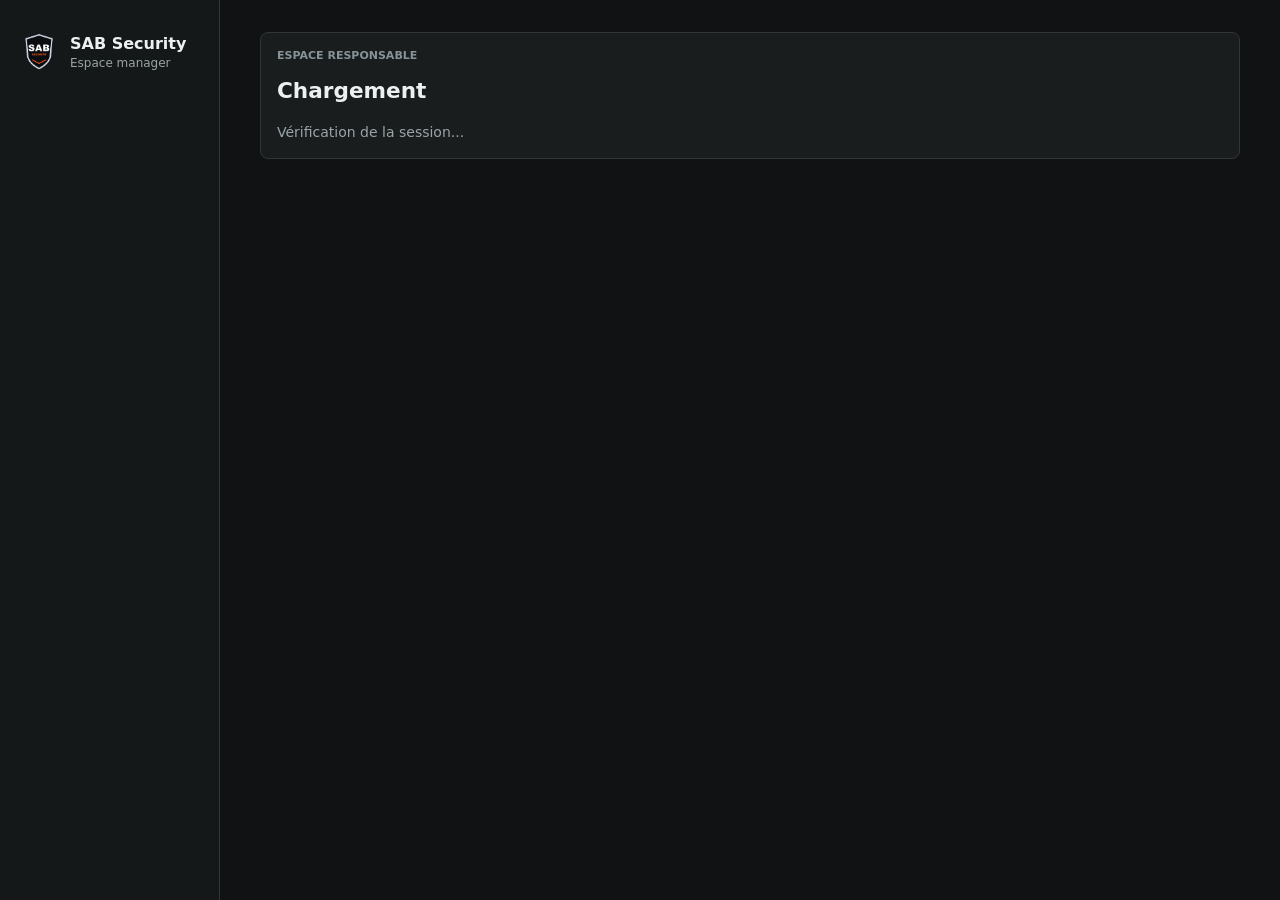
<file: sabsecurity/manager/index.html>
<!doctype html>
<html lang="fr">
<head>
  <base href="../">
  <meta charset="utf-8">
  <meta name="viewport" content="width=device-width, initial-scale=1, viewport-fit=cover">
  <meta name="theme-color" content="#101318">
  <title>SAB Security - Tableau patron</title>
  <link rel="icon" href="./assets/sab-securite-logo-clean.png" type="image/png">
  <link rel="stylesheet" href="./styles/app.css?v=55">
  <link rel="stylesheet" href="./styles/manager.css?v=6">
</head>
<body class="manager-body">
  <div class="manager-shell">
    <aside class="manager-sidebar">
      <div class="brand-lockup">
        <img class="brand-mark" src="./assets/sab-securite-logo-clean.png" width="42" height="42" alt="">
        <div>
          <strong>SAB Security</strong>
          <p class="sidebar-caption">Espace manager</p>
        </div>
      </div>
      <nav class="manager-navigation" aria-label="Navigation principale" hidden>
        <a href="#overview" aria-label="Vue d'ensemble"><span class="nav-label-full">Vue d'ensemble</span><span class="nav-label-short" aria-hidden="true">Accueil</span></a>
        <a href="#sites" aria-label="Sites et QR codes"><span class="nav-label-full">Sites et QR codes</span><span class="nav-label-short" aria-hidden="true">Sites</span></a>
        <a href="#agents" aria-label="Agents"><span class="nav-label-full">Agents</span><span class="nav-label-short" aria-hidden="true">Agents</span></a>
        <a href="#reports" aria-label="Rapports clients"><span class="nav-label-full">Rapports clients</span><span class="nav-label-short" aria-hidden="true">Rapports</span></a>
        <a href="#journal" aria-label="Journal d'activité"><span class="nav-label-full">Journal d'activité</span><span class="nav-label-short" aria-hidden="true">Journal</span></a>
      </nav>
      <div class="sidebar-account" hidden><strong>Administration</strong><p class="sidebar-caption">Compte manager</p></div>
    </aside>

    <main class="manager-view" id="managerView"></main>
  </div>

  <dialog class="qr-dialog" id="qrDialog">
    <div class="qr-print-sheet">
      <p class="eyebrow" id="qrDialogSite">Site</p>
      <h2 id="qrDialogTitle">Point de contrôle</h2>
      <img id="qrDialogImage" alt="">
      <p class="qr-instruction">Scanner avec l'application SAB Security</p>
    </div>
    <div class="qr-dialog-actions">
      <button class="secondary-button" type="button" onclick="document.getElementById('qrDialog').close()">Fermer</button>
      <a class="secondary-button" id="qrDownloadButton" download target="_blank" rel="noopener">Télécharger</a>
      <a class="primary-button" id="qrPrintButton" target="_blank" rel="noopener">Imprimer</a>
    </div>
    <p id="qrOutputStatus" role="status" hidden></p>
    <a id="qrOutputFallback" class="secondary-button" target="_blank" rel="noopener" hidden>Ouvrir le fichier</a>
  </dialog>

  <script src="./vendor/qrcode.js"></script>
  <script src="./vendor/jspdf.umd.min.js"></script>
  <script type="module" src="./src/manager.js?v=58"></script>
</body>
</html>
</file>
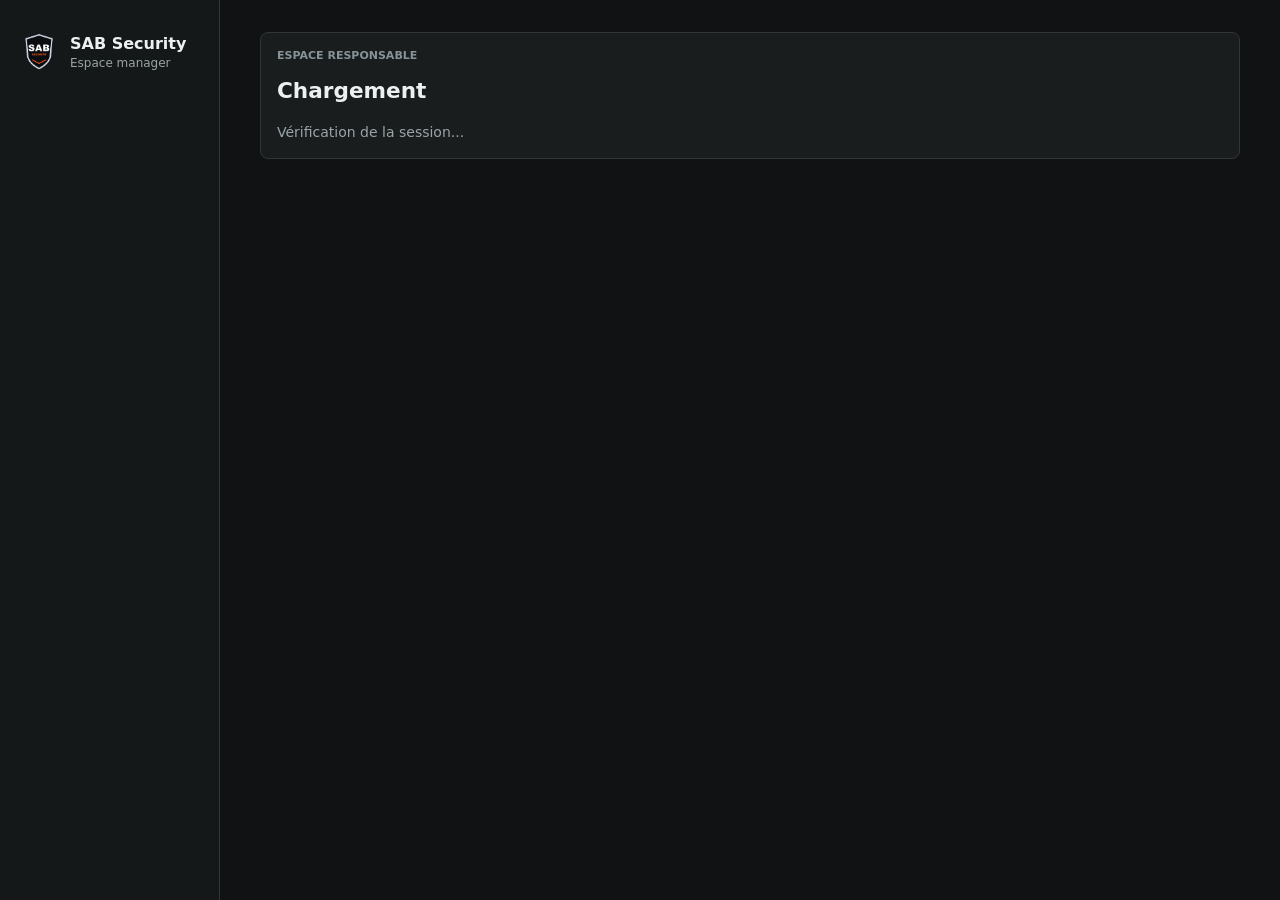
<file: sabsecurity/manager.html>
<!doctype html>
<html lang="fr"><meta charset="utf-8"><title>SAB Security</title>
<script>location.replace("./manager/" + location.search + location.hash);</script>
<p><a href="./manager/">Ouvrir SAB Security</a></p></html>
</file>
<file: assets/styles.css>
:root { --ink: #10203c; --muted: #61718a; --blue: #175eea; --blue-dark: #1048bb; --paper: #f6f8fb; --white: #fff; --line: #e0e7f0; --soft: #eaf1ff; --radius: 22px; --shadow: 0 32px 80px rgba(18,42,80,.13); --section-space: 104px; --grid-gap: 72px; }
* { box-sizing: border-box; }
html { scroll-behavior: smooth; scroll-padding-top: 24px; }
body { margin: 0px; overflow-x: hidden; background: var(--paper); color: var(--ink); font-family: "Segoe UI Variable", Aptos, "Segoe UI", system-ui, sans-serif; -webkit-font-smoothing: antialiased; text-rendering: optimizelegibility; }
a { color: inherit; text-decoration: none; }
button, select, textarea { font: inherit; }
.container { width: min(1180px, 100% - 48px); margin-inline: auto; }
.skip-link { position: fixed; left: 16px; top: 16px; z-index: 100; clip-path: inset(100%); opacity: 0; pointer-events: none; background: var(--ink); color: rgb(255, 255, 255); padding: 12px 16px; border-radius: 8px; }
.skip-link:focus-visible { clip-path: none; opacity: 1; pointer-events: auto; }
.site-header { padding: 16px 0px; background: var(--paper); }
.header-inner { display: flex; align-items: center; justify-content: space-between; min-height: 58px; }
.brand { display: inline-flex; align-items: center; gap: 10px; white-space: nowrap; font-size: 16px; font-weight: 750; letter-spacing: -0.025em; }
.brand img { width: 43px; height: 43px; object-fit: contain; }
.header-inner nav { display: flex; align-items: center; gap: 27px; font-size: 13px; font-weight: 650; }
.header-inner nav > a:not(.button) { color: rgb(79, 95, 117); }
.header-inner nav > a:not(.button):hover, .text-link:hover, .back-top:hover { color: var(--blue); }
.languages { display: none; padding: 3px; background: rgb(233, 238, 247); border-radius: 9px; }
.js .languages { display: flex; }
.languages button { border: 0px; background: transparent; color: rgb(113, 128, 150); border-radius: 7px; padding: 8px 9px; font-size: 11px; font-weight: 750; cursor: pointer; }
.languages button[aria-pressed="true"] { background: rgb(255, 255, 255); color: var(--ink); box-shadow: rgba(21, 40, 74, 0.07) 0px 2px 8px; }
.button { display: inline-flex; align-items: center; justify-content: center; min-height: 54px; border: 1px solid var(--blue); border-radius: 11px; padding: 14px 23px; background: var(--blue); color: rgb(255, 255, 255); font-weight: 700; font-size: 14px; text-align: center; cursor: pointer; transition: transform 0.2s, box-shadow 0.2s, background 0.2s; }
.button:hover { transform: translateY(-2px); background: var(--blue-dark); box-shadow: rgba(23, 94, 234, 0.18) 0px 12px 28px; }
.button-small { min-height: 42px; padding: 10px 15px; }
.hero { position: relative; display: grid; grid-template-columns: 1fr 0.95fr; align-items: center; gap: var(--grid-gap); min-height: 640px; padding: 72px 0px 92px; }
.hero::before { content: ""; position: absolute; z-index: -1; top: 2%; left: -18%; width: 560px; height: 560px; border-radius: 50%; background: radial-gradient(circle, rgb(230, 239, 255) 0px, rgba(230, 239, 255, 0.36) 42%, transparent 72%); pointer-events: none; }
.eyebrow { margin: 0px 0px 21px; color: var(--blue); font-size: 11px; font-weight: 800; letter-spacing: 0.115em; text-transform: uppercase; }
.hero h1, .section-heading h2, .region-copy h2, .approach h2, .contact-panel h2 { margin: 0px; font-family: "Segoe UI Variable Display", "Aptos Display", "Segoe UI", system-ui, sans-serif; font-weight: 750; letter-spacing: -0.055em; text-wrap: balance; }
.hero h1 { font-size: clamp(52px, 5.7vw, 77px); line-height: 1.04; }
.accent-text { color: var(--blue); }
.hero-intro { max-width: 620px; margin: 27px 0px 0px; color: rgb(86, 105, 131); font-size: 18px; line-height: 1.7; }
.hero-actions { display: flex; align-items: center; gap: 25px; margin-top: 32px; }
.text-link { display: inline-flex; align-items: center; min-height: 48px; border-bottom: 1px solid; font-size: 14px; font-weight: 700; }
.hero-location { display: flex; align-items: flex-start; gap: 11px; max-width: 570px; margin: 32px 0px 0px; color: rgb(113, 128, 151); font-size: 12px; line-height: 1.6; }
.location-line { flex: 0 0 auto; width: 20px; height: 2px; margin-top: 9px; background: var(--blue); }
.hero-assurances { display: flex; flex-wrap: wrap; gap: 10px 22px; list-style: none; margin: 18px 0px 0px; padding: 0px; color: rgb(79, 96, 120); font-size: 12px; font-weight: 650; }
.hero-assurances li { position: relative; padding-left: 18px; }
.hero-assurances li::before { content: ""; position: absolute; left: 0px; top: 5px; width: 8px; height: 8px; border-radius: 50%; background: rgb(55, 185, 130); box-shadow: rgba(55, 185, 130, 0.086) 0px 0px 0px 4px; }
.hero-visual { position: relative; display: grid; grid-template-rows: auto auto; align-content: center; justify-items: center; width: 100%; min-height: 480px; padding: 12px 10px; }
.visual-orbit { position: absolute; width: 78%; height: 72%; border: 1px solid rgb(220, 232, 250); border-radius: 50%; background: radial-gradient(circle, rgb(220, 233, 255) 0px, transparent 64%); }
.workspace-card { position: relative; width: min(100%, 520px); border: 1px solid rgb(223, 231, 242); border-radius: 23px; background: rgb(255, 255, 255); box-shadow: var(--shadow); overflow: hidden; }
.workspace-top { display: flex; align-items: center; justify-content: space-between; gap: 10px; padding: 17px 22px; border-bottom: 1px solid rgb(234, 240, 245); }
.mini-brand { display: flex; align-items: center; gap: 8px; font-size: 12px; font-weight: 750; }
.mini-brand img { width: 26px; height: 26px; }
.workspace-label { color: rgb(146, 160, 178); font-size: 10px; }
.workspace-body { padding: 28px 27px; }
.workspace-heading { display: flex; flex-direction: column; gap: 7px; margin-bottom: 21px; }
.workspace-kicker { color: rgb(116, 132, 155); font-size: 10px; font-weight: 700; letter-spacing: 0.09em; text-transform: uppercase; }
.workspace-heading strong { font-size: 22px; letter-spacing: -0.035em; }
.workspace-grid { display: grid; grid-template-columns: 1.25fr 0.75fr; gap: 12px; }
.workspace-panel, .workspace-side { padding: 18px; border: 1px solid rgb(228, 235, 244); border-radius: 15px; background: rgb(251, 252, 255); }
.panel-title { display: block; margin-bottom: 15px; color: rgb(100, 117, 142); font-size: 11px; font-weight: 700; }
.task-row { display: flex; align-items: center; gap: 9px; min-height: 38px; border-top: 1px solid rgb(233, 238, 245); font-size: 11px; }
.task-row i { flex: 0 0 auto; width: 9px; height: 9px; border: 2px solid rgb(145, 180, 248); border-radius: 3px; }
.task-row b { margin-left: auto; color: rgb(156, 170, 192); font-size: 9px; font-weight: 600; }
.side-bars { display: flex; align-items: end; gap: 6px; height: 78px; }
.side-bars span { flex: 1 1 0%; border-radius: 4px 4px 0px 0px; background: rgb(189, 210, 252); }
.side-bars span:nth-child(1) { height: 44%; }
.side-bars span:nth-child(2) { height: 64%; }
.side-bars span:nth-child(3) { height: 52%; }
.side-bars span:nth-child(4) { height: 82%; }
.side-bars span:nth-child(5) { height: 100%; background: var(--blue); }
.side-caption { display: block; margin-top: 14px; color: rgb(138, 153, 173); font-size: 10px; line-height: 1.5; }
.workspace-foot { display: flex; align-items: center; gap: 8px; padding: 13px 27px; border-top: 1px solid rgb(234, 240, 245); color: rgb(116, 132, 155); font-size: 10px; }
.foot-dot { width: 6px; height: 6px; border-radius: 50%; background: rgb(64, 185, 138); }
.visual-note { position: relative; z-index: 1; justify-self: end; max-width: calc(100% - 24px); margin: -15px 8px 0px 0px; padding: 13px 16px; border: 1px solid rgb(225, 232, 241); border-radius: 10px; background: rgb(255, 255, 255); box-shadow: rgba(24, 59, 105, 0.12) 0px 15px 38px; color: rgb(52, 73, 106); font-size: 11px; font-weight: 700; }
.section { padding: var(--section-space) 0; }
.section-heading { display: grid; grid-template-columns: 1fr 0.65fr; align-items: center; gap: var(--grid-gap); margin-bottom: 48px; }
.section-heading h2, .region-copy h2, .approach h2, .contact-panel h2 { font-size: clamp(40px, 4.5vw, 61px); line-height: 1.08; }
.section-heading > p { margin: 0px; color: var(--muted); font-size: 16px; line-height: 1.75; }
.service-grid { display: grid; grid-template-columns: repeat(3, minmax(0px, 1fr)); align-items: stretch; gap: 18px; }
.service-card { display: flex; flex-direction: column; height: 100%; min-height: 360px; padding: 28px; border: 1px solid var(--line); border-radius: var(--radius); background: rgb(255, 255, 255); transition: transform 0.2s, box-shadow 0.2s; }
.service-card:hover { transform: translateY(-4px); box-shadow: rgba(17, 40, 77, 0.07) 0px 20px 48px; }
.service-number { color: rgb(154, 168, 187); font-family: ui-monospace, monospace; font-size: 10px; }
.service-mark { display: flex; align-items: flex-end; gap: 4px; width: 48px; height: 48px; margin: 36px 0px 29px; padding: 11px; border-radius: 13px; background: var(--soft); }
.service-mark span { width: 7px; background: var(--blue); border-radius: 3px; }
.service-mark span:nth-child(1) { height: 12px; }
.service-mark span:nth-child(2) { height: 23px; }
.service-mark span:nth-child(3) { height: 17px; }
.mark-grid { align-items: center; flex-wrap: wrap; gap: 3px; }
.mark-grid span { border: 2px solid var(--blue); background: transparent; width: 10px !important; height: 10px !important; }
.mark-flow { align-items: center; gap: 3px; }
.mark-flow span { border-radius: 50%; width: 7px !important; height: 7px !important; }
.mark-flow span:nth-child(2) { border-radius: 0px; height: 2px !important; width: 11px !important; }
.service-card h3 { margin: 0px 0px 15px; font-size: 23px; letter-spacing: -0.035em; }
.service-card p { margin: 0px 0px 23px; color: var(--muted); font-size: 14px; line-height: 1.75; }
.service-card a { display: block; margin-top: auto; padding-top: 18px; border-top: 1px solid var(--line); color: var(--blue); font-size: 13px; font-weight: 750; }
.service-card a:hover { text-decoration: underline; text-underline-offset: 4px; }
.use-cases { display: grid; grid-template-columns: 0.78fr 1.22fr; align-items: start; gap: var(--grid-gap); padding: 8px 0 var(--section-space); }
.use-cases-heading { position: static; align-self: start; padding-top: 2px; }
.use-cases-heading h2, .faq-heading h2 { margin: 0px; font-family: "Segoe UI Variable Display", "Aptos Display", "Segoe UI", system-ui, sans-serif; font-size: clamp(39px, 4.2vw, 58px); font-weight: 750; letter-spacing: -0.055em; line-height: 1.08; }
.use-case-list { border-top: 1px solid var(--line); }
.use-case-list article { display: grid; grid-template-columns: 48px 1fr; gap: 18px; padding: 28px 0px; border-bottom: 1px solid var(--line); }
.use-case-list article > span { padding-top: 4px; color: var(--blue); font-family: ui-monospace, monospace; font-size: 10px; font-weight: 700; }
.use-case-list h3 { margin: 0px 0px 9px; font-size: 20px; letter-spacing: -0.025em; }
.use-case-list p { max-width: 620px; margin: 0px; color: var(--muted); font-size: 14px; line-height: 1.7; }
.region-section { padding: var(--section-space) 0; background: rgb(234, 241, 251); }
.region-inner { display: grid; grid-template-columns: 1.05fr 0.75fr; align-items: center; gap: var(--grid-gap); }
.region-copy > p:not(.eyebrow) { max-width: 620px; margin: 26px 0px 21px; color: rgb(86, 105, 131); font-size: 16px; line-height: 1.8; }
.region-detail { justify-self: end; width: 100%; max-width: 470px; padding: 32px; border: 1px solid rgb(220, 230, 244); border-radius: 24px; background: rgb(255, 255, 255); box-shadow: rgba(25, 55, 97, 0.043) 0px 22px 54px; }
.region-detail > p { margin: 0px 0px 20px; font-size: 14px; font-weight: 750; }
.region-detail ul { list-style: none; margin: 0px; padding: 0px; }
.region-detail li { padding: 16px 0px; border-top: 1px solid var(--line); color: rgb(82, 99, 124); font-size: 13px; line-height: 1.55; }
.region-detail li::before { content: ""; display: inline-block; width: 6px; height: 6px; margin: 0px 11px 2px 0px; border-radius: 50%; background: var(--blue); }
.region-names { display: block; margin-top: 22px; color: var(--blue); font-size: 11px; font-weight: 750; letter-spacing: 0.02em; }
.region-names span { padding: 0px 8px; color: rgb(163, 182, 212); }
.approach { padding: var(--section-space) 0; background: var(--ink); color: rgb(255, 255, 255); }
.approach-inner { display: grid; grid-template-columns: 1fr 1fr; align-items: center; gap: var(--grid-gap); }
.approach .eyebrow { color: rgb(134, 173, 255); }
.approach-copy > p:last-child { max-width: 475px; margin: 24px 0px 0px; color: rgb(183, 196, 215); font-size: 15px; line-height: 1.8; }
.process-list { list-style: none; margin: 0px; padding: 0px; }
.process-list li { display: grid; grid-template-columns: 44px 1fr; gap: 18px; padding: 23px 0px; border-top: 1px solid rgba(255, 255, 255, 0.16); }
.process-list li:last-child { border-bottom: 1px solid rgba(255, 255, 255, 0.16); }
.process-list > li > span { color: rgb(134, 173, 255); font-family: ui-monospace, monospace; font-size: 11px; }
.process-list h3 { margin: 0px 0px 7px; font-size: 19px; }
.process-list p { margin: 0px; color: rgb(183, 196, 215); font-size: 13px; line-height: 1.7; }
.faq-section { display: grid; grid-template-columns: 0.8fr 1.2fr; align-items: start; gap: var(--grid-gap); padding: var(--section-space) 0 24px; }
.faq-heading > p:last-child { max-width: 490px; margin: 24px 0px 0px; color: var(--muted); font-size: 15px; line-height: 1.75; }
.faq-list { border-top: 1px solid var(--line); }
.faq-list details { border-bottom: 1px solid var(--line); }
.faq-list summary { position: relative; list-style: none; padding: 25px 50px 25px 0px; font-size: 17px; font-weight: 750; line-height: 1.45; cursor: pointer; }
.faq-list summary::-webkit-details-marker { display: none; }
.faq-list summary::after { content: ""; position: absolute; right: 4px; top: 50%; transform: translateY(-50%); box-sizing: border-box; width: 34px; height: 34px; border: 1px solid rgb(207, 218, 234); border-radius: 50%; background: linear-gradient(var(--blue), var(--blue)) center / 12px 2px no-repeat, linear-gradient(var(--blue), var(--blue)) center / 2px 12px no-repeat; }
.faq-list details[open] summary::after { background: linear-gradient(var(--blue), var(--blue)) center / 12px 2px no-repeat, rgb(232, 240, 255); }
.faq-list details p { max-width: 650px; margin: -5px 52px 25px 0px; color: var(--muted); font-size: 14px; line-height: 1.75; }
.contact-section { padding: var(--section-space) 0; }
.contact-panel { display: grid; grid-template-columns: 0.92fr 1.08fr; align-items: center; gap: 56px; padding: 56px; border: 1px solid rgb(218, 229, 244); border-radius: 30px; background: linear-gradient(135deg, rgb(233, 241, 255), rgb(246, 248, 255)); }
.contact-copy > p:not(.eyebrow) { max-width: 520px; margin: 25px 0px; color: rgb(86, 105, 131); font-size: 16px; line-height: 1.75; }
.contact-direct { display: flex; flex-direction: column; align-items: flex-start; gap: 8px; margin-top: 34px; }
.contact-direct > span:first-child { color: var(--muted); font-size: 12px; }
.email-link { font-weight: 750; text-decoration: underline; text-underline-offset: 5px; }
.copy-email { border: 0px; background: transparent; padding: 7px 0px; color: var(--blue); font-size: 12px; font-weight: 700; cursor: pointer; }
.project-composer { padding: 28px; border: 1px solid rgb(224, 230, 239); border-radius: 20px; background: rgb(255, 255, 255); box-shadow: rgba(23, 44, 80, 0.063) 0px 18px 45px; }
.project-composer h3 { margin: 0px 0px 23px; font-size: 21px; }
.project-composer label, #copy-fallback label { display: block; margin: 0px 0px 8px; font-size: 13px; font-weight: 700; }
.optional-label { color: rgb(152, 162, 179); font-weight: 500; }
.project-composer select, .project-composer textarea, #copy-fallback-text { width: 100%; border: 1px solid rgb(212, 220, 232); border-radius: 10px; background: rgb(250, 251, 252); color: var(--ink); font-size: 15px; padding: 12px; outline: none; }
.project-composer select { height: 50px; margin-bottom: 20px; }
.project-composer textarea { min-height: 105px; resize: vertical; }
.project-composer select:focus, .project-composer textarea:focus, #copy-fallback-text:focus { border-color: var(--blue); box-shadow: rgba(23, 94, 234, 0.09) 0px 0px 0px 4px; }
.field-hint, .composer-note { margin: 7px 0px 0px; color: var(--muted); font-size: 12px; line-height: 1.6; }
.composer-actions { display: flex; gap: 10px; margin-top: 20px; }
.composer-actions > * { flex: 1 1 0%; }
.button-secondary { background: rgb(255, 255, 255); color: var(--ink); border-color: rgb(212, 220, 232); }
.button-secondary:hover { background: rgb(244, 247, 251); color: var(--ink); box-shadow: none; }
.contact-feedback { grid-column: 1 / -1; }
.contact-feedback p { margin: 0px; color: var(--blue); font-size: 13px; }
.contact-feedback p:not(:empty), #copy-fallback:not([hidden]) { margin-top: 18px; }
#copy-fallback-text { margin-top: 8px; min-height: 110px; }
.site-footer { padding: 35px 0px 25px; background: rgb(255, 255, 255); border-top: 1px solid var(--line); }
.footer-inner { display: flex; align-items: center; gap: 27px; }
.footer-inner .brand img { width: 38px; height: 38px; }
.footer-inner p { margin: 0px; color: var(--muted); font-size: 12px; }
.back-top { margin-left: auto; font-size: 12px; font-weight: 700; }
.footer-bottom { display: flex; justify-content: space-between; margin-top: 27px; padding-top: 20px; border-top: 1px solid var(--line); color: rgb(152, 162, 179); font-size: 11px; }
[hidden] { display: none !important; }
:focus-visible { outline: rgba(23, 94, 234, 0.4) solid 3px; outline-offset: 3px; }
@media (max-width: 960px) {
  :root { --section-space: 88px; --grid-gap: 40px; }
  .header-inner { flex-wrap: nowrap; }
  .header-inner nav { width: auto; padding: 0px; }
  .header-inner nav > a { display: none; }
  .js .header-inner nav { display: flex; }
  .hero { grid-template-columns: 1fr; gap: 40px; padding-top: 55px; }
  .hero-copy { max-width: 730px; margin-inline: auto; }
  .hero-visual { min-height: 420px; }
  .section-heading, .region-inner, .approach-inner, .contact-panel, .use-cases, .faq-section { grid-template-columns: 1fr; gap: 40px; }
  .section-heading > *, .use-cases-heading, .faq-heading { max-width: 730px; }
  .use-cases-heading { position: static; padding-top: 0px; }
  .region-detail { justify-self: stretch; max-width: none; }
  .service-grid { grid-template-columns: repeat(2, minmax(0px, 1fr)); }
  .service-card:last-child { grid-column: 1 / -1; min-height: 300px; }
  .contact-panel { padding: 42px; }
  .contact-feedback { grid-column: auto; }
}
@media (max-width: 620px) {
  :root { --section-space: 56px; --grid-gap: 26px; }
  .container { width: min(100% - 24px, 1180px); }
  .site-header { padding: 7px 0px; border-bottom: 1px solid rgb(232, 237, 244); }
  .header-inner { min-height: 48px; }
  .brand { gap: 8px; font-size: 14px; }
  .brand img { width: 34px; height: 34px; }
  .languages { padding: 2px; }
  .languages button { min-width: 34px; min-height: 34px; padding: 6px; font-size: 10px; }
  .hero { min-height: auto; padding: 32px 0px 48px; gap: 18px; }
  .eyebrow { margin-bottom: 15px; font-size: 10px; line-height: 1.45; }
  .hero h1 { font-size: clamp(37px, 11.1vw, 48px); line-height: 1.03; }
  .hero-intro { margin-top: 20px; font-size: 15px; line-height: 1.58; }
  .hero-actions { align-items: stretch; flex-direction: column; margin-top: 24px; }
  .button { min-height: 48px; padding: 12px 18px; }
  .hero-location { margin-top: 22px; font-size: 11px; }
  .hero-assurances { display: block; margin-top: 14px; font-size: 11px; }
  .hero-assurances li + li { margin-top: 9px; }
  .hero-visual { min-height: 292px; padding: 4px 0px; }
  .visual-orbit { width: 88%; height: 76%; }
  .workspace-card { border-radius: 17px; }
  .workspace-top { padding: 10px 12px; }
  .mini-brand { font-size: 9px; }
  .mini-brand img { width: 20px; height: 20px; }
  .workspace-label { font-size: 8px; }
  .workspace-body { padding: 14px 12px; }
  .workspace-heading { gap: 4px; margin-bottom: 12px; }
  .workspace-kicker { font-size: 8px; }
  .workspace-heading strong { font-size: 15px; }
  .workspace-grid { grid-template-columns: 1.35fr 0.65fr; gap: 6px; }
  .workspace-panel, .workspace-side { padding: 8px; border-radius: 10px; }
  .panel-title { margin-bottom: 8px; font-size: 8px; }
  .task-row { gap: 5px; min-height: 27px; font-size: 8px; }
  .task-row i { width: 7px; height: 7px; }
  .task-row b { font-size: 7px; }
  .side-bars { gap: 3px; height: 50px; }
  .side-caption { margin-top: 8px; font-size: 7px; }
  .workspace-foot { padding: 9px 12px; font-size: 8px; }
  .visual-note { margin: -10px 4px 0px 0px; padding: 9px 11px; font-size: 8px; }
  .section-heading { display: block; margin-bottom: 26px; }
  .section-heading > p { margin-top: 18px; font-size: 15px; line-height: 1.6; }
  .section-heading h2, .region-copy h2, .approach h2, .contact-panel h2, .use-cases-heading h2, .faq-heading h2 { font-size: clamp(32px, 9vw, 39px); line-height: 1.08; }
  .service-grid { grid-template-columns: 1fr; gap: 12px; }
  .service-card, .service-card:last-child { grid-column: auto; min-height: 0px; padding: 21px; border-radius: 18px; }
  .service-mark { margin: 23px 0px 18px; }
  .service-card h3 { margin-bottom: 10px; font-size: 21px; }
  .service-card p { margin-bottom: 18px; line-height: 1.62; }
  .service-card a { padding-top: 15px; }
  .use-cases { padding-top: 0px; }
  .use-cases-heading { margin-bottom: 2px; }
  .use-case-list article { grid-template-columns: 30px 1fr; gap: 8px; padding: 20px 0px; }
  .use-case-list h3 { margin-bottom: 7px; font-size: 18px; }
  .use-case-list p { line-height: 1.6; }
  .region-copy > p:not(.eyebrow) { margin: 20px 0px 0px; font-size: 15px; line-height: 1.65; }
  .region-detail { padding: 21px; border-radius: 18px; }
  .region-detail > p { margin-bottom: 15px; }
  .region-detail li { padding: 13px 0px; }
  .approach-copy > p:last-child { margin-top: 19px; line-height: 1.65; }
  .process-list li { grid-template-columns: 34px 1fr; gap: 10px; padding: 19px 0px; }
  .process-list h3 { font-size: 17px; }
  .faq-section { padding-bottom: 6px; }
  .faq-heading > p:last-child { margin-top: 18px; line-height: 1.65; }
  .faq-list summary { padding: 20px 42px 20px 0px; font-size: 16px; }
  .faq-list summary::after { right: 0px; }
  .faq-list details p { margin-right: 24px; line-height: 1.65; }
  .contact-section { padding-top: 56px; padding-bottom: 56px; }
  .contact-panel { gap: 28px; margin-inline: 0px; padding: 23px 18px; border-radius: 20px; }
  .contact-copy > p:not(.eyebrow) { margin: 19px 0px; font-size: 15px; line-height: 1.65; }
  .contact-direct { margin-top: 25px; }
  .project-composer { padding: 20px 16px; border-radius: 16px; }
  .composer-actions { flex-direction: column; }
  .site-footer { padding-top: 28px; }
  .footer-inner { flex-wrap: wrap; gap: 15px; }
  .footer-inner p { order: 3; width: 100%; }
  .footer-bottom { gap: 9px; flex-direction: column; margin-top: 20px; }
  .back-top { margin-left: auto; }
}
@media (max-width: 620px) {
  .hero::before { left: 0px; width: 100%; height: 100%; }
}
@media (max-width: 380px) {
  .container { width: min(100% - 20px, 1180px); }
  .hero h1 { font-size: 36px; }
  .workspace-side { display: none; }
  .workspace-grid { grid-template-columns: 1fr; }
  .contact-panel { padding-inline: 15px; }
  .project-composer { padding-inline: 14px; }
}
.form-fields { display: grid; grid-template-columns: repeat(2, minmax(0px, 1fr)); gap: 18px 14px; }
.form-row-full { grid-column: 1 / -1; }
.project-composer input, .project-composer select, .project-composer textarea { width: 100%; border: 1px solid rgb(212, 220, 232); border-radius: 10px; background: rgb(250, 251, 252); color: var(--ink); font-size: 15px; padding: 12px; outline: none; }
.project-composer input, .project-composer select { height: 50px; }
.project-composer textarea { min-height: 125px; resize: vertical; }
.project-composer input:focus, .project-composer select:focus, .project-composer textarea:focus { border-color: var(--blue); box-shadow: rgba(23, 94, 234, 0.09) 0px 0px 0px 4px; }
.project-composer > .button { width: 100%; margin-top: 22px; }
.contact-status { min-height: 1.6em; margin: 13px 0px 0px; color: var(--blue); font-size: 13px; font-weight: 650; line-height: 1.6; }
.contact-status[data-state="error"] { color: rgb(180, 35, 24); }
.contact-status[data-state="sending"] { color: var(--muted); }
.button:disabled { cursor: wait; opacity: 0.72; transform: none; }
.project-composer .field-hint { margin-bottom: 0px; }
@media (max-width: 620px) {
  .form-fields { grid-template-columns: 1fr; gap: 15px; }
  .form-row-full { grid-column: auto; }
}
@media (prefers-reduced-motion: reduce) {
  html { scroll-behavior: auto; }
  * { transition: none !important; }
}
</file>
<file: overtime/styles/app.css>
*, *::before, *::after { box-sizing: border-box; margin: 0; padding: 0; }

:root {
  --safe-top: env(safe-area-inset-top, 44px);
  --safe-bottom: env(safe-area-inset-bottom, 34px);
  --safe-left: env(safe-area-inset-left, 0px);
  --safe-right: env(safe-area-inset-right, 0px);
  --bg: #0a0a0a;
  --panel: #161616;
  --panel-strong: #1e1e1e;
  --text: #ffffff;
  --muted: #888888;
  --subtle: #555555;
  --border: #222222;
}

html, body {
  height: 100%;
  background: var(--bg);
}

body {
  min-height: 100dvh;
  overflow: hidden;
  overscroll-behavior: none;
  color: var(--text);
  font-family: "Inter", -apple-system, BlinkMacSystemFont, sans-serif;
  -webkit-font-smoothing: antialiased;
  -moz-osx-font-smoothing: grayscale;
  -webkit-text-size-adjust: 100%;
  font-feature-settings: "cv02", "cv03", "cv04", "cv11";
  font-variant-numeric: tabular-nums;
  touch-action: manipulation;
}

button,
input,
textarea {
  font: inherit;
}

button {
  cursor: pointer;
}

.slider {
  display: flex;
  width: 100%;
  height: 100dvh;
  transition: transform 0.42s cubic-bezier(0.32, 0.72, 0, 1);
  will-change: transform;
}

.screen {
  min-width: 100vw;
  height: 100dvh;
  display: flex;
  flex-direction: column;
  padding: var(--safe-top) max(20px, var(--safe-right)) var(--safe-bottom) max(20px, var(--safe-left));
  overflow: hidden;
}

.topbar {
  display: flex;
  align-items: center;
  justify-content: space-between;
  min-height: 44px;
  padding: 8px 0 4px;
  flex-shrink: 0;
}

.back-btn,
.topbar-action,
.edit-name-btn,
.step-btn,
.seg-btn,
.lang-btn,
.send-btn,
.cta-btn {
  -webkit-tap-highlight-color: transparent;
}

.back-btn {
  display: flex;
  align-items: center;
  gap: 4px;
  background: none;
  border: none;
  color: var(--text);
  font-size: 1.05rem;
  padding: 8px 0;
  opacity: 0.75;
}

.back-btn svg { width: 10px; height: 18px; }

.topbar-title {
  font-size: 0.85rem;
  color: var(--subtle);
  font-weight: 500;
}

.topbar-action {
  background: none;
  border: none;
  color: var(--text);
  font-size: 0.95rem;
  padding: 8px 0;
  opacity: 0.55;
}

.step-dots {
  display: flex;
  gap: 6px;
  justify-content: center;
  padding: 10px 0 6px;
  flex-shrink: 0;
}

.dot {
  width: 6px;
  height: 6px;
  border-radius: 50%;
  background: #333333;
  transition: all 0.3s ease;
}

.dot.active {
  width: 18px;
  border-radius: 3px;
  background: var(--text);
}

.dot.done { background: var(--subtle); }

.content {
  flex: 1;
  min-height: 0;
  display: flex;
  flex-direction: column;
  justify-content: center;
  padding: 0 4px;
}

.screen-label {
  margin-bottom: 12px;
  font-size: 0.8rem;
  color: var(--subtle);
  text-transform: uppercase;
  letter-spacing: 0.1em;
  font-weight: 600;
}

.screen-question {
  margin-bottom: 36px;
  font-size: clamp(1.55rem, 5.8vw, 2rem);
  font-weight: 700;
  letter-spacing: -0.03em;
  line-height: 1.15;
}

.field {
  width: 100%;
  border: none;
  border-radius: 18px;
  padding: 20px 22px;
  background: var(--panel);
  color: var(--text);
  outline: none;
  -webkit-appearance: none;
  caret-color: var(--text);
}

.field::placeholder,
.name-overlay input::placeholder {
  color: #333333;
}

.big-input {
  font-size: clamp(1.45rem, 6vw, 2rem);
  font-weight: 600;
  letter-spacing: -0.02em;
}

.big-input:focus,
.note-input:focus {
  background: #1a1a1a;
}

input[type="date"].big-input {
  font-size: 1.4rem;
  color-scheme: dark;
}

.note-input {
  min-height: 120px;
  resize: none;
  font-size: 1.2rem;
  line-height: 1.5;
}

.cta-btn,
.send-btn {
  border: none;
  border-radius: 16px;
  font-weight: 600;
  transition: opacity 0.15s, transform 0.15s, background-color 0.15s, color 0.15s;
}

.cta-btn {
  width: 100%;
  margin-top: 20px;
  padding: 16px 18px;
  background: #ffffff;
  color: #000000;
  font-size: 1.05rem;
}

.cta-btn-secondary {
  margin-top: 10px;
  background: var(--panel);
  color: var(--muted);
}

.cta-btn:active,
.send-btn:active {
  opacity: 0.75;
  transform: scale(0.98);
}

.cta-btn:disabled,
.send-btn:disabled {
  opacity: 0.45;
  cursor: not-allowed;
  transform: none;
}

#screen-home { background: var(--bg); }

.home-header {
  padding: 16px 0 14px;
  flex-shrink: 0;
}

.home-header h1 {
  margin-bottom: 6px;
  font-size: 0.8rem;
  color: var(--subtle);
  text-transform: uppercase;
  letter-spacing: 0.1em;
  font-weight: 600;
}

.home-total {
  font-size: clamp(2.8rem, 15vw, 4rem);
  font-weight: 700;
  letter-spacing: -0.04em;
  line-height: 1;
}

.home-period {
  margin-top: 10px;
  color: #777777;
  font-size: 0.95rem;
  font-weight: 600;
  letter-spacing: -0.01em;
}

.home-name-row {
  display: flex;
  align-items: center;
  justify-content: space-between;
  gap: 12px;
  margin-bottom: 16px;
  flex-shrink: 0;
}

.home-name-main {
  min-width: 0;
  display: flex;
  align-items: center;
  gap: 8px;
}

.home-name-text {
  min-width: 0;
  font-size: 0.95rem;
  font-weight: 600;
  color: #aaaaaa;
  overflow: hidden;
  text-overflow: ellipsis;
  white-space: nowrap;
}

.edit-name-btn,
.manage-entries-btn {
  display: flex;
  align-items: center;
  background: none;
  border: none;
}

.edit-name-btn {
  padding: 4px 2px;
  color: #444444;
  font-size: 0;
  transition: color 0.15s;
}

.edit-name-btn:active { color: #aaaaaa; }

.manage-entries-btn {
  justify-content: center;
  width: 36px;
  height: 36px;
  border: 1px solid transparent;
  border-radius: 999px;
  color: var(--subtle);
  transition: background-color 0.15s, border-color 0.15s, color 0.15s, opacity 0.15s, transform 0.15s;
  flex-shrink: 0;
  -webkit-tap-highlight-color: transparent;
}

.manage-entries-btn svg {
  width: 19px;
  height: 19px;
  fill: none;
  stroke: currentColor;
  stroke-linecap: round;
  stroke-linejoin: round;
  stroke-width: 2;
}

.manage-entries-btn.active {
  border-color: var(--border);
  background: var(--panel);
  color: var(--text);
}

.manage-entries-btn:disabled {
  opacity: 0.35;
  cursor: not-allowed;
}

.manage-entries-btn:active:not(:disabled) {
  transform: scale(0.96);
}

.month-filter-wrap {
  margin-bottom: 14px;
  flex-shrink: 0;
}

.month-filter-label {
  margin-bottom: 10px;
  color: var(--subtle);
  font-size: 0.72rem;
  font-weight: 600;
  text-transform: uppercase;
  letter-spacing: 0.1em;
}

.month-filter {
  display: flex;
  gap: 8px;
  overflow-x: auto;
  padding-bottom: 4px;
  -webkit-overflow-scrolling: touch;
}

.month-filter::-webkit-scrollbar {
  display: none;
}

.month-chip {
  border: none;
  border-radius: 999px;
  background: var(--panel);
  color: var(--muted);
  padding: 10px 14px;
  white-space: nowrap;
  font-size: 0.82rem;
  font-weight: 600;
  transition: background-color 0.15s, color 0.15s;
  flex-shrink: 0;
}

.month-chip.active {
  background: #ffffff;
  color: #000000;
}

.entries-scroll {
  flex: 1;
  overflow-y: auto;
  -webkit-overflow-scrolling: touch;
  padding-bottom: 16px;
}

.entries-scroll::-webkit-scrollbar,
.report-box::-webkit-scrollbar {
  display: none;
}

.entry-row {
  position: relative;
  padding: 14px 0;
  border-bottom: 1px solid var(--panel);
  overflow: hidden;
}

.entry-surface {
  display: block;
  width: 100%;
}

.entry-summary {
  display: grid;
  grid-template-columns: minmax(0, 1fr) auto;
  align-items: start;
  gap: 12px;
}

.entry-main {
  min-width: 0;
  display: grid;
  grid-template-columns: auto minmax(0, 1fr);
  align-items: start;
  gap: 12px;
  border: none;
  background: none;
  color: inherit;
  padding: 0;
  text-align: left;
}

.entry-actions {
  display: inline-flex;
  align-items: center;
  gap: 0;
  flex-shrink: 0;
}

.entry-row.actions-open .entry-actions {
  gap: 6px;
}

.entry-action {
  min-width: 0;
  max-width: 0;
  overflow: hidden;
  border: 0 solid var(--border);
  border-radius: 999px;
  background: var(--panel);
  color: var(--muted);
  padding: 0;
  font-size: 0.72rem;
  font-weight: 700;
  line-height: 1;
  white-space: nowrap;
  transition: background-color 0.15s, border-color 0.15s, color 0.15s, max-width 0.15s, opacity 0.15s, padding 0.15s, transform 0.15s;
  -webkit-tap-highlight-color: transparent;
  opacity: 0;
  pointer-events: none;
  transform: translateX(6px);
}

.entry-row.actions-open .entry-action {
  min-width: 54px;
  max-width: 80px;
  border-width: 1px;
  padding: 7px 10px;
  opacity: 1;
  pointer-events: auto;
  transform: translateX(0);
}

.entry-row.actions-open .entry-action:active {
  transform: scale(0.96);
}

.entry-action-edit {
  color: #d6d6d6;
}

.entry-action-delete {
  color: #ff9b9b;
}

.entry-meta {
  min-width: 0;
  display: inline-flex;
  align-items: baseline;
  gap: 8px;
  white-space: nowrap;
}

.entry-date {
  min-width: 0;
  color: var(--subtle);
  font-size: 0.85rem;
  white-space: nowrap;
}

.entry-hrs {
  min-width: 0;
  color: var(--text);
  font-size: 1.05rem;
  font-weight: 600;
  white-space: nowrap;
}

.entry-preview {
  min-width: 0;
  color: var(--subtle);
  font-size: 0.85rem;
  white-space: nowrap;
  overflow: hidden;
  text-overflow: ellipsis;
}

.entry-details {
  display: none;
  margin-top: 10px;
  margin-left: 0;
  padding-right: 8px;
  color: #c1c1c1;
  font-size: 0.86rem;
  line-height: 1.5;
  white-space: pre-wrap;
}

.entry-row.expanded .entry-details {
  display: block;
}

.empty-msg {
  padding: 32px 0;
  text-align: center;
  color: #333333;
  font-size: 0.95rem;
}

.action-dock {
  position: sticky;
  bottom: calc(var(--safe-bottom) + 6px);
  display: grid;
  grid-template-columns: 1fr 1fr;
  gap: 10px;
  padding: 10px;
  margin-top: 14px;
  border: 1px solid rgba(255, 255, 255, 0.06);
  border-radius: 22px;
  background: rgba(12, 12, 12, 0.92);
  backdrop-filter: blur(16px);
  -webkit-backdrop-filter: blur(16px);
  flex-shrink: 0;
}

.dock-btn {
  display: flex;
  flex-direction: column;
  align-items: center;
  justify-content: center;
  gap: 6px;
  min-height: 64px;
  border: none;
  border-radius: 16px;
  background: var(--panel);
  color: var(--text);
  transition: opacity 0.15s, transform 0.15s, background-color 0.15s, color 0.15s;
}

.dock-btn:disabled {
  opacity: 0.45;
  cursor: not-allowed;
}

.dock-btn:active {
  transform: scale(0.98);
}

.dock-btn-primary {
  background: #ffffff;
  color: #000000;
}

.dock-icon {
  display: inline-flex;
  align-items: center;
  justify-content: center;
}

.dock-label {
  font-size: 0.76rem;
  font-weight: 700;
  letter-spacing: 0.04em;
  text-transform: uppercase;
}

.picker-label {
  margin-bottom: 10px;
  font-size: 0.75rem;
  text-transform: uppercase;
  letter-spacing: 0.08em;
  color: var(--subtle);
  font-weight: 600;
}

.mt-24 { margin-top: 24px; }

.stepper {
  display: flex;
  align-items: center;
  border-radius: 18px;
  overflow: hidden;
  background: var(--panel);
}

.step-btn {
  width: 72px;
  height: 72px;
  border: none;
  background: none;
  color: var(--text);
  font-size: 1.8rem;
  font-weight: 300;
  transition: background 0.12s;
  flex-shrink: 0;
}

.step-btn:active { background: #2a2a2a; }

.step-value {
  flex: 1;
  text-align: center;
  font-size: 2.8rem;
  font-weight: 700;
  letter-spacing: -0.03em;
}

.seg-control {
  display: grid;
  grid-template-columns: repeat(4, 1fr);
  gap: 4px;
  padding: 4px;
  border-radius: 14px;
  background: var(--panel);
}

.seg-btn {
  border: none;
  border-radius: 10px;
  background: none;
  color: var(--subtle);
  font-size: 1rem;
  font-weight: 600;
  padding: 14px 0;
  transition: background 0.15s, color 0.15s;
}

.seg-btn.active {
  background: #ffffff;
  color: #000000;
}

.time-preview {
  margin: 20px 0 4px;
  text-align: center;
  font-size: 1rem;
  color: var(--subtle);
  font-weight: 500;
  letter-spacing: -0.01em;
  transition: color 0.2s;
}

.time-preview.has-time { color: #aaaaaa; }

.confirm-card {
  margin-bottom: 4px;
  border-radius: 22px;
  padding: 28px 24px;
  background: var(--panel);
}

.confirm-row {
  display: flex;
  justify-content: space-between;
  align-items: center;
  gap: 12px;
  padding: 12px 0;
  border-bottom: 1px solid var(--border);
}

.confirm-row:last-child { border-bottom: none; }

.confirm-row .lbl {
  color: var(--subtle);
  font-size: 0.85rem;
}

.confirm-row .val {
  text-align: right;
  font-size: 1rem;
  font-weight: 600;
}

.report-box {
  flex: 1;
  overflow-y: auto;
  -webkit-overflow-scrolling: touch;
  border-radius: 18px;
  padding: 20px;
  background: var(--panel);
  color: #aaaaaa;
  font-family: "SF Mono", "Menlo", "Consolas", monospace;
  font-size: 0.82rem;
  line-height: 1.7;
  white-space: pre-wrap;
  word-break: break-word;
}

.send-actions {
  display: grid;
  grid-template-columns: 1fr 1fr;
  gap: 10px;
  margin-top: 16px;
  flex-shrink: 0;
}

.send-btn {
  padding: 16px;
  font-size: 0.95rem;
}

.send-copy {
  background: var(--panel-strong);
  color: var(--text);
}

.send-whatsapp {
  background: #ffffff;
  color: #000000;
}

.sheet-backdrop {
  position: fixed;
  inset: 0;
  z-index: 800;
  background: rgba(0, 0, 0, 0.55);
  opacity: 0;
  pointer-events: none;
  transition: opacity 0.2s ease;
}

.sheet {
  position: fixed;
  left: 0;
  right: 0;
  bottom: 0;
  z-index: 900;
  display: flex;
  flex-direction: column;
  gap: 0;
  max-height: min(82dvh, 720px);
  padding: 10px max(18px, var(--safe-right)) calc(var(--safe-bottom) + 18px) max(18px, var(--safe-left));
  border-top-left-radius: 26px;
  border-top-right-radius: 26px;
  background: #101010;
  box-shadow: 0 -20px 60px rgba(0, 0, 0, 0.42);
  transform: translateY(calc(100% + 18px));
  transition: transform 0.26s cubic-bezier(0.32, 0.72, 0, 1);
  pointer-events: none;
}

body.sheet-open .sheet-backdrop {
  opacity: 1;
  pointer-events: auto;
}

body.sheet-open .sheet {
  transform: translateY(0);
  pointer-events: auto;
}

.sheet-handle {
  width: 42px;
  height: 4px;
  margin: 0 auto 12px;
  border-radius: 999px;
  background: #353535;
}

.sheet-header {
  display: flex;
  align-items: flex-start;
  justify-content: space-between;
  gap: 12px;
  margin-bottom: 16px;
}

.sheet-kicker {
  margin-bottom: 6px;
  color: var(--subtle);
  font-size: 0.72rem;
  font-weight: 700;
  letter-spacing: 0.1em;
  text-transform: uppercase;
}

.sheet-title {
  font-size: clamp(1.3rem, 5vw, 1.65rem);
  font-weight: 700;
  letter-spacing: -0.03em;
  line-height: 1.15;
}

.sheet-close {
  position: relative;
  z-index: 1;
  display: inline-flex;
  align-items: center;
  justify-content: center;
  width: 38px;
  height: 38px;
  border: none;
  border-radius: 999px;
  background: var(--panel);
  color: var(--muted);
  flex-shrink: 0;
}

.name-overlay {
  position: fixed;
  inset: 0;
  z-index: 500;
  display: flex;
  flex-direction: column;
  justify-content: center;
  padding: calc(var(--safe-top) + 20px) 28px calc(var(--safe-bottom) + 20px);
  background: var(--bg);
  transition: opacity 0.4s ease, transform 0.4s ease;
}

.name-overlay.hide {
  opacity: 0;
  transform: translateY(-24px);
  pointer-events: none;
}

.lang-selector {
  display: flex;
  gap: 8px;
  margin-bottom: 36px;
}

.lang-btn {
  flex: 1;
  padding: 12px 8px;
  border: 1.5px solid transparent;
  border-radius: 14px;
  background: var(--panel);
  color: var(--subtle);
  font-size: 0.82rem;
  font-weight: 600;
  line-height: 1.4;
  text-align: center;
  transition: all 0.2s;
}

.lang-btn.active {
  border-color: #ffffff;
  background: var(--panel-strong);
  color: #ffffff;
}

.name-overlay .welcome-label {
  margin-bottom: 10px;
  font-size: 0.8rem;
  color: var(--subtle);
  text-transform: uppercase;
  letter-spacing: 0.1em;
  font-weight: 600;
}

.name-overlay .welcome-title {
  margin-bottom: 28px;
  font-size: 2.2rem;
  font-weight: 700;
  letter-spacing: -0.03em;
  line-height: 1.2;
}

.name-fields {
  display: flex;
  flex-direction: column;
  gap: 12px;
  margin-bottom: 20px;
}

.name-overlay input {
  border: 1.5px solid var(--border);
  border-radius: 14px;
  padding: 18px 20px;
  background: var(--panel);
  color: var(--text);
  font-size: 1.1rem;
  outline: none;
  transition: border-color 0.2s;
}

.name-overlay input:focus { border-color: #ffffff; }

.toast {
  position: fixed;
  left: 50%;
  bottom: calc(var(--safe-bottom) + 22px);
  z-index: 700;
  transform: translate(-50%, 12px);
  opacity: 0;
  pointer-events: none;
  min-width: 160px;
  max-width: calc(100vw - 48px);
  padding: 14px 18px;
  border-radius: 14px;
  background: rgba(255, 255, 255, 0.96);
  color: #000000;
  text-align: center;
  font-size: 0.95rem;
  font-weight: 600;
  transition: opacity 0.2s ease, transform 0.2s ease;
}

.toast.show {
  opacity: 1;
  transform: translate(-50%, 0);
}

.shake {
  animation: shake-x 0.26s linear;
}

@keyframes shake-x {
  0%, 100% { transform: translateX(0); }
  20% { transform: translateX(-7px); }
  40% { transform: translateX(7px); }
  60% { transform: translateX(-5px); }
  80% { transform: translateX(5px); }
}

@media (max-width: 430px) {
  .screen {
    padding: var(--safe-top) max(16px, var(--safe-right)) var(--safe-bottom) max(16px, var(--safe-left));
  }

  .home-header {
    padding: 10px 0 12px;
  }

  .home-period {
    margin-top: 8px;
    font-size: 0.88rem;
  }

  .home-name-row {
    margin-bottom: 12px;
  }

  .month-filter-wrap {
    margin-bottom: 12px;
  }

  .month-chip {
    padding: 9px 12px;
    font-size: 0.78rem;
  }

  .entry-main {
    grid-template-columns: 1fr;
    align-items: start;
    row-gap: 6px;
  }

  .entry-row.actions-open .entry-action {
    min-width: 58px;
    padding: 8px 11px;
  }

  .entry-meta {
    gap: 6px;
  }

  .entry-date {
    grid-column: 1;
  }

  .entry-preview {
    grid-column: 1;
    line-height: 1.4;
  }

  .action-dock {
    gap: 8px;
    padding: 8px;
    margin-top: 10px;
  }

  .dock-btn {
    min-height: 58px;
    gap: 4px;
  }

  .dock-label {
    font-size: 0.7rem;
  }

  .step-btn {
    width: 60px;
    height: 60px;
    font-size: 1.55rem;
  }

  .step-value {
    font-size: 2.3rem;
  }

  .seg-btn {
    padding: 12px 0;
    font-size: 0.94rem;
  }

  .report-box {
    padding: 16px;
    font-size: 0.78rem;
  }

  .send-actions {
    grid-template-columns: 1fr;
  }

  .lang-selector {
    gap: 6px;
    margin-bottom: 24px;
  }

  .lang-btn {
    padding: 10px 6px;
    font-size: 0.76rem;
  }

  .name-overlay {
    justify-content: flex-start;
    overflow-y: auto;
  }

  .name-overlay .welcome-title {
    margin-bottom: 22px;
    font-size: clamp(1.75rem, 8.4vw, 2.2rem);
  }

  .name-overlay input {
    padding: 16px 18px;
  }

  .sheet {
    max-height: 88dvh;
    padding-left: max(16px, var(--safe-left));
    padding-right: max(16px, var(--safe-right));
  }
}

@media (max-height: 760px) {
  .content {
    justify-content: flex-start;
    overflow-y: auto;
    padding-top: 12px;
    padding-bottom: 12px;
  }

  .step-dots {
    padding: 8px 0 4px;
  }

  .screen-label {
    margin-bottom: 10px;
  }

  .screen-question {
    margin-bottom: 24px;
  }

  .field {
    padding: 18px;
  }

  .note-input {
    min-height: 104px;
    font-size: 1.05rem;
  }

  .cta-btn {
    margin-top: 14px;
  }

  .picker-label {
    margin-bottom: 8px;
  }

  .mt-24 {
    margin-top: 18px;
  }

  .time-preview {
    margin: 14px 0 2px;
  }

  .confirm-card {
    padding: 22px 18px;
  }

  .action-dock {
    margin-top: 10px;
    padding: 8px;
  }
}

@media (prefers-reduced-motion: reduce) {
  .slider,
  .cta-btn,
  .dock-btn,
  .send-btn,
  .topbar-action,
  .back-btn,
  .seg-btn,
  .lang-btn,
  .name-overlay,
  .toast,
  .sheet,
  .sheet-backdrop,
  .entry-action {
    transition: none;
  }

  .shake {
    animation: none;
  }
}
</file>
